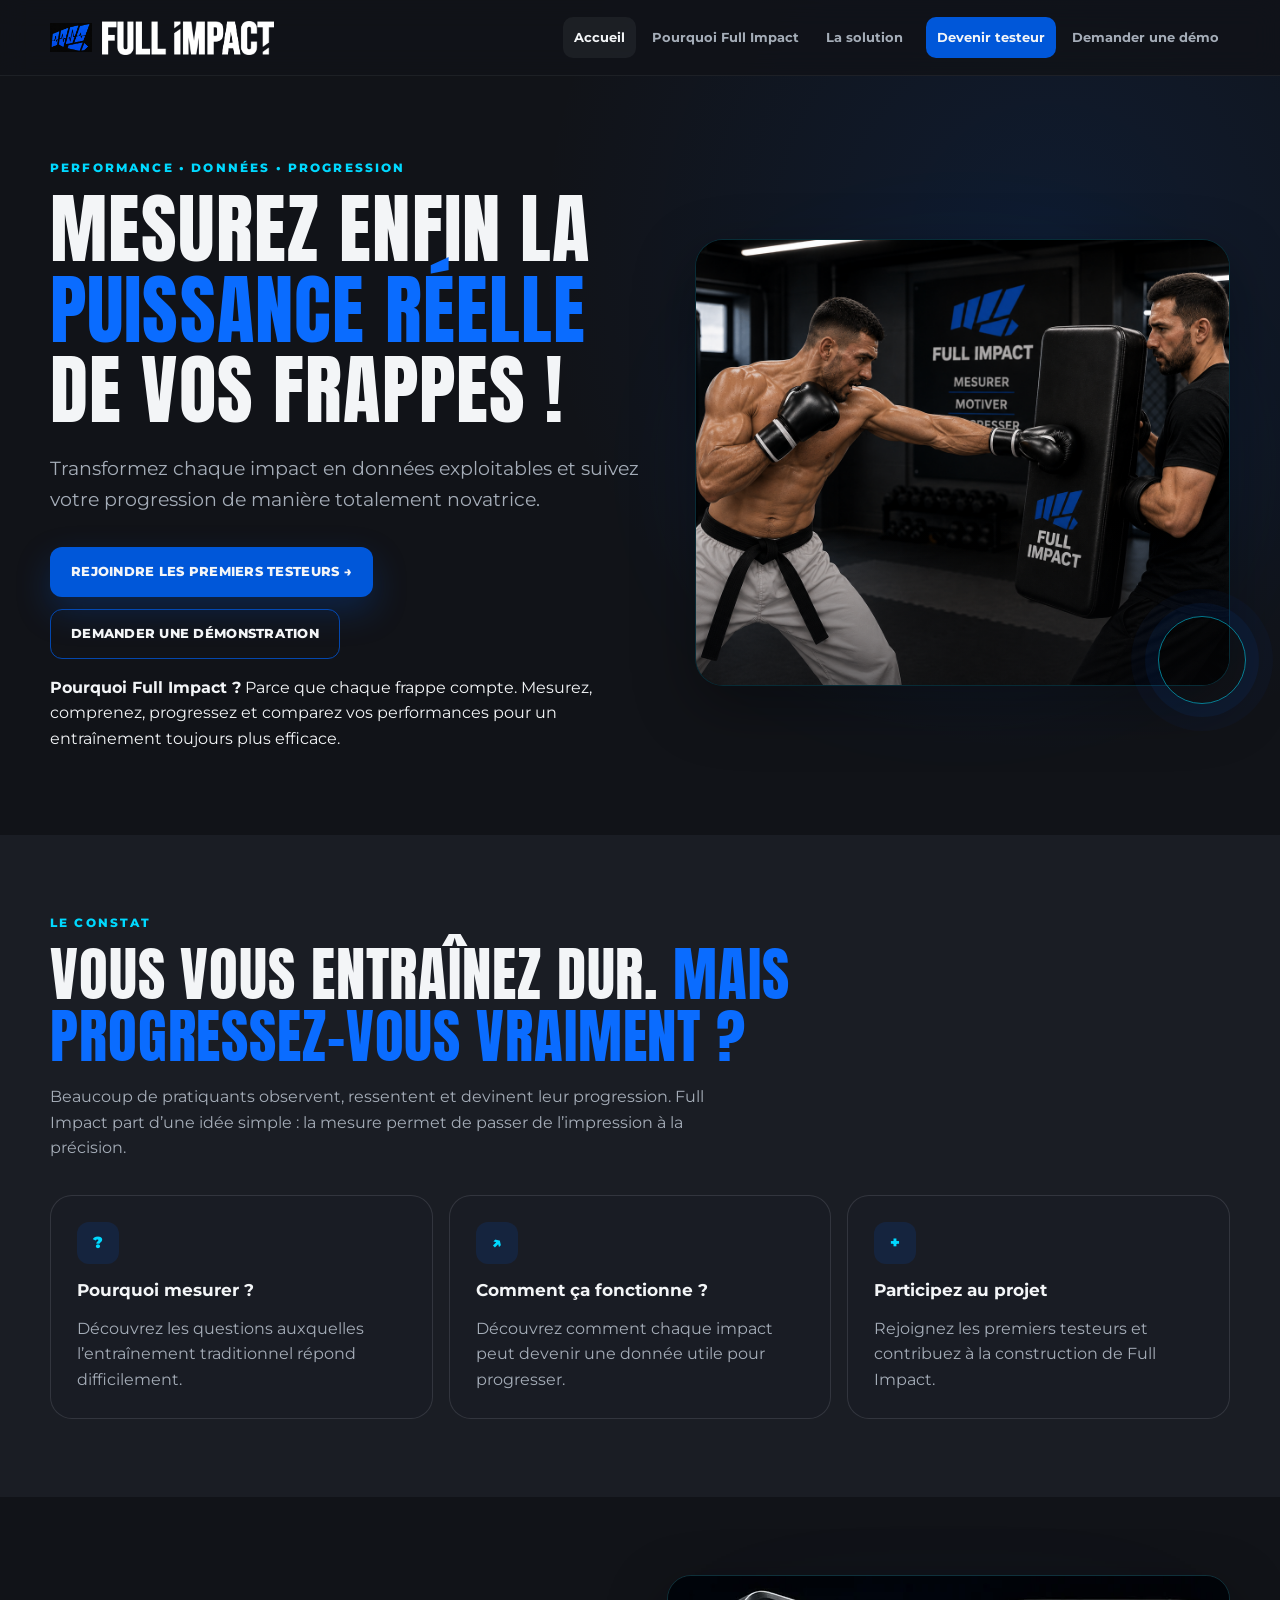
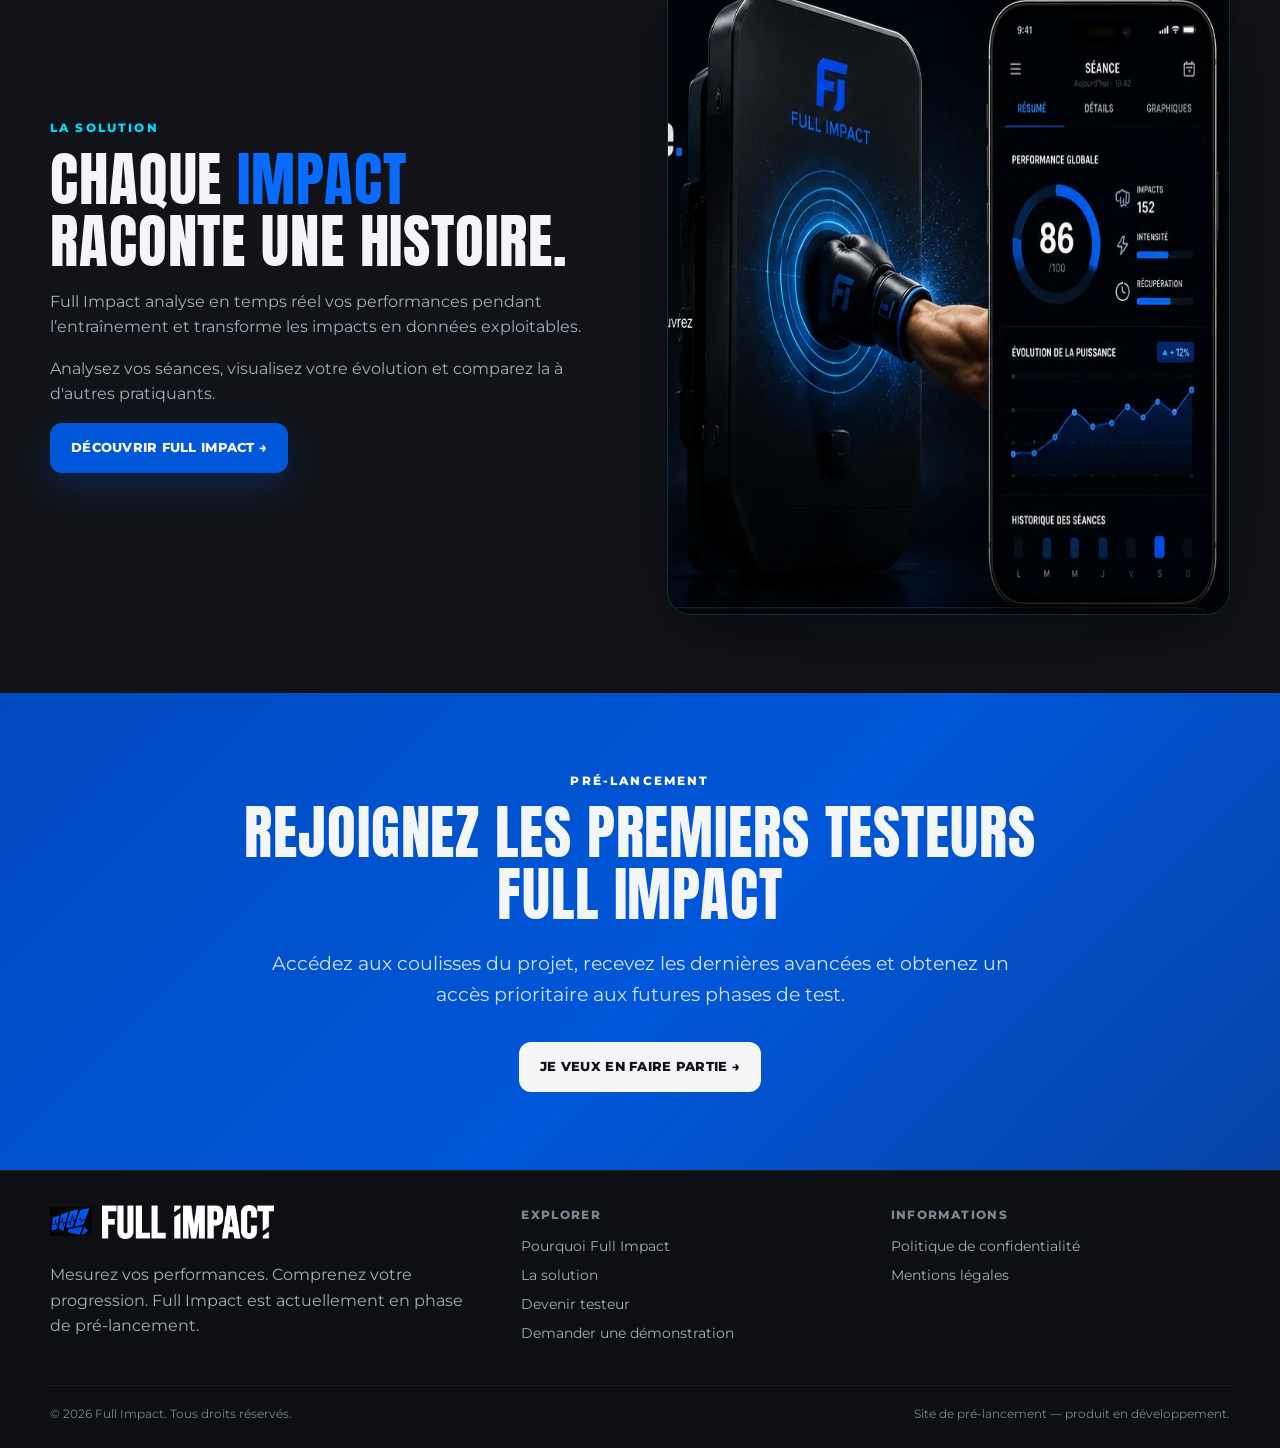
<file: index.html>
<!doctype html>
<html lang="fr">
<head>
  <meta charset="utf-8">
  <meta name="viewport" content="width=device-width, initial-scale=1">
  <title>Full Impact — Mesurez enfin la puissance réelle de vos frappes</title>
  <meta name="description" content="Full Impact transforme chaque impact en données exploitables pour aider les pratiquants de sports de combat à mesurer, comprendre et suivre leur progression.">
  <meta name="theme-color" content="#111318">
  <meta property="og:type" content="website">
  <meta property="og:title" content="Full Impact — Mesurez enfin la puissance réelle de vos frappes">
  <meta property="og:description" content="Full Impact transforme chaque impact en données exploitables pour aider les pratiquants de sports de combat à mesurer, comprendre et suivre leur progression.">
  <meta property="og:image" content="/assets/images/og-full-impact.webp">
  <meta name="twitter:card" content="summary_large_image">
  <link rel="icon" type="image/png" href="assets/images/full-impact-mark.png">
  <link rel="preconnect" href="https://fonts.googleapis.com">
  <link rel="preconnect" href="https://fonts.gstatic.com" crossorigin>
  <link href="https://fonts.googleapis.com/css2?family=Anton&family=Montserrat:wght@400;500;600;700;800&display=swap" rel="stylesheet">
  <link rel="stylesheet" href="assets/css/styles.css">
  <script defer src="assets/js/config.js"></script>
<script defer src="assets/js/main.js"></script>
</head>
<body>
  <a class="skip-link" href="#main">Aller au contenu</a>
<header class="site-header">
  <div class="container header-inner">
    <a class="brand" href="index.html" aria-label="Full Impact — Accueil">
      <img class="brand-mark" src="assets/images/full-impact-mark.png" alt="" width="42" height="34">
      <img class="brand-name" src="assets/images/FULL-IMPACT_texte.png" alt="FULL IMPACT" height="34">
    </a>
    <button class="menu-toggle" type="button" data-menu-toggle aria-expanded="false" aria-controls="main-nav" aria-label="Ouvrir le menu">Menu</button>
    <nav class="nav" id="main-nav" data-nav aria-label="Navigation principale">
      <a href="index.html" aria-current="page">Accueil</a><a href="probleme.html">Pourquoi Full Impact</a><a href="solution.html">La solution</a><a href="testeurs.html" class="nav-cta">Devenir testeur</a><a href="demonstration.html">Demander une démo</a>
    </nav>
  </div>
</header>
<main id="main">
  <section class="page-hero">
    <div class="container hero-grid">
      <div class="hero-copy reveal">
        <div class="eyebrow">Performance • Données • Progression</div>
        <h1>Mesurez enfin la <span class="accent">puissance réelle</span> de vos frappes !</h1>
        <p class="lead">Transformez chaque impact en données exploitables et suivez votre progression de manière totalement novatrice.</p>
        <div class="hero-actions">
          <a class="button primary" href="testeurs.html">Rejoindre les premiers testeurs →</a>
          <a class="button secondary" href="demonstration.html">Demander une démonstration</a>
        </div>
        <p class="hero-subtext reveal">
          <strong>Pourquoi Full Impact ?</strong> Parce que chaque frappe compte.
          Mesurez, comprenez, progressez et comparez vos performances pour un entraînement toujours plus efficace.
        </p>
      </div>
      <div class="hero-visual reveal">
        <div class="media-frame">
          <img src="assets/images/hero-impact.webp" alt="Pratiquant frappant un bouclier connecté Full Impact" width="690" height="445" fetchpriority="high">
        </div>
        <div class="data-ring" aria-hidden="true"></div>
      </div>
    </div>
  </section>

  <section class="section alt">
    <div class="container">
      <div class="section-heading reveal">
        <div class="eyebrow">Le constat</div>
        <h2>Vous vous entraînez dur. <span class="accent">Mais progressez-vous vraiment ?</span></h2>
        <p>Beaucoup de pratiquants observent, ressentent et devinent leur progression. Full Impact part d’une idée simple : la mesure permet de passer de l’impression à la précision.</p>
      </div>
      <div class="card-grid">
        <a class="card card-link reveal" href="probleme.html"><div class="icon">?</div><h3>Pourquoi mesurer ?</h3><p>Découvrez les questions auxquelles l’entraînement traditionnel répond difficilement.</p></a>
        <a class="card card-link reveal" href="solution.html"><div class="icon">↗</div><h3>Comment ça fonctionne ?</h3><p>Découvrez comment chaque impact peut devenir une donnée utile pour progresser.</p></a>
        <a class="card card-link reveal" href="testeurs.html"><div class="icon">+</div><h3>Participez au projet</h3><p>Rejoignez les premiers testeurs et contribuez à la construction de Full Impact.</p></a>
      </div>
    </div>
  </section>

  <section class="section">
    <div class="container split">
      <div class="split-copy reveal">
        <div class="eyebrow">La solution</div>
        <h2>Chaque <span class="accent">impact</span> raconte une histoire.</h2>
        <p>Full Impact analyse en temps réel vos performances pendant l’entraînement et transforme les impacts en données exploitables.</p>
        <p>Analysez vos séances, visualisez votre évolution et comparez la à d'autres pratiquants.</p>
        <a class="button primary" href="solution.html">Découvrir Full Impact →</a>
      </div>
      <div class="product-shot reveal">
        <img src="assets/images/solution-product.webp" alt="Concept du bouclier connecté Full Impact avec interface mobile" width="725" height="640" loading="lazy">
      </div>
    </div>
  </section>

  <section class="section blue-cut">
    <div class="narrow" style="text-align:center">
      <div class="eyebrow" style="color:#fff">Pré-lancement</div>
      <h2>Rejoignez les premiers testeurs Full Impact</h2>
      <p class="lead" style="margin-inline:auto;color:rgba(243,245,247,.88)">Accédez aux coulisses du projet, recevez les dernières avancées et obtenez un accès prioritaire aux futures phases de test.</p>
      <div class="hero-actions" style="justify-content:center"><a class="button" style="background:#F3F5F7;color:#111318" href="testeurs.html">Je veux en faire partie →</a></div>
    </div>
  </section>
</main>
  <footer class="site-footer">
    <div class="container">
      <div class="footer-grid">
        <div class="footer-brand">
          <a class="brand" href="index.html"><img class="brand-mark" src="assets/images/full-impact-mark.png" alt="" width="42" height="34"><img class="brand-name" src="assets/images/FULL-IMPACT_texte.png" alt="FULL IMPACT" height="34"></a>
          <p>Mesurez vos performances. Comprenez votre progression. Full Impact est actuellement en phase de pré-lancement.</p>
        </div>
        <div>
          <div class="footer-title">Explorer</div>
          <div class="footer-links">
            <a href="probleme.html">Pourquoi Full Impact</a>
            <a href="solution.html">La solution</a>
            <a href="testeurs.html">Devenir testeur</a>
            <a href="demonstration.html">Demander une démonstration</a>
          </div>
        </div>
        <div>
          <div class="footer-title">Informations</div>
          <div class="footer-links">
            <a href="confidentialite.html">Politique de confidentialité</a>
            <a href="mentions-legales.html">Mentions légales</a>
          </div>
        </div>
      </div>
      <div class="footer-bottom">
        <span>© <span data-year></span> Full Impact. Tous droits réservés.</span>
        <span>Site de pré-lancement — produit en développement.</span>
      </div>
    </div>
  </footer>
</body>
</html>
</file>
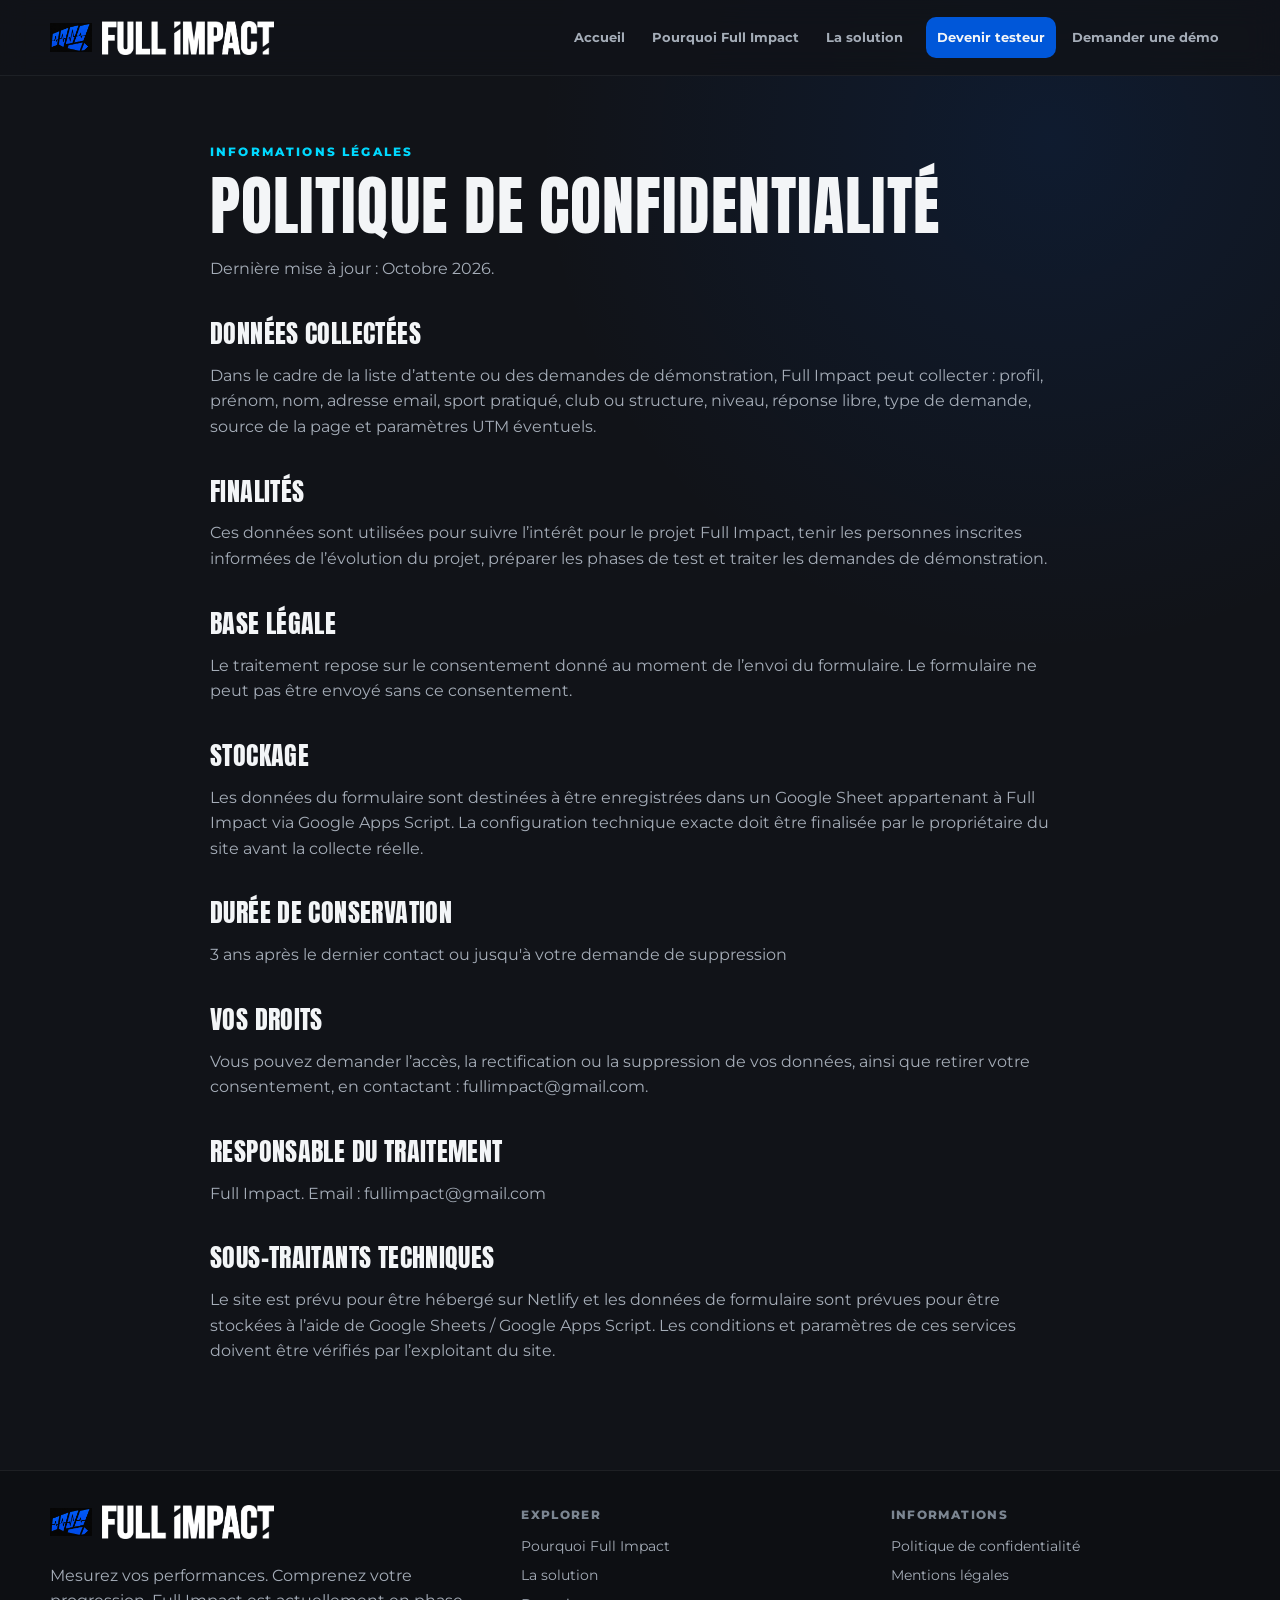
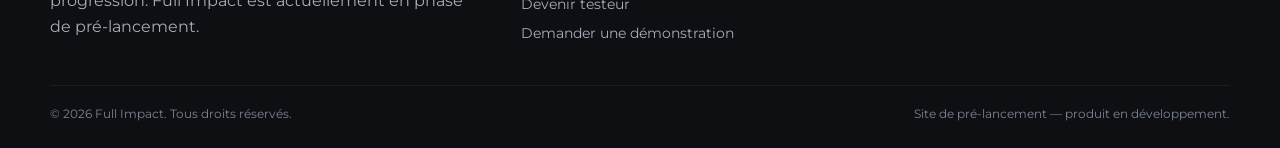
<file: confidentialite.html>
<!doctype html>
<html lang="fr">
<head>
  <meta charset="utf-8">
  <meta name="viewport" content="width=device-width, initial-scale=1">
  <title>Politique de confidentialité — Full Impact</title>
  <meta name="description" content="Politique de confidentialité du site de pré-lancement Full Impact.">
  <meta name="theme-color" content="#111318">
  <meta property="og:type" content="website">
  <meta property="og:title" content="Politique de confidentialité — Full Impact">
  <meta property="og:description" content="Politique de confidentialité du site de pré-lancement Full Impact.">
  <meta property="og:image" content="/assets/images/og-full-impact.webp">
  <meta name="twitter:card" content="summary_large_image">
  <link rel="icon" type="image/png" href="assets/images/full-impact-mark.png">
  <link rel="preconnect" href="https://fonts.googleapis.com">
  <link rel="preconnect" href="https://fonts.gstatic.com" crossorigin>
  <link href="https://fonts.googleapis.com/css2?family=Anton&family=Montserrat:wght@400;500;600;700;800&display=swap" rel="stylesheet">
  <link rel="stylesheet" href="assets/css/styles.css">
  <script defer src="assets/js/config.js"></script>
  <script defer src="assets/js/main.js"></script>
</head>
<body>
  <a class="skip-link" href="#main">Aller au contenu</a>
  <header class="site-header">
    <div class="container header-inner">
      <a class="brand" href="index.html" aria-label="Full Impact — Accueil">
        <img class="brand-mark" src="assets/images/full-impact-mark.png" alt="" width="42" height="34">
        <img class="brand-name" src="assets/images/FULL-IMPACT_texte.png" alt="FULL IMPACT" height="34">
      </a>
      <button class="menu-toggle" type="button" data-menu-toggle aria-expanded="false" aria-controls="main-nav" aria-label="Ouvrir le menu">Menu</button>
      <nav class="nav" id="main-nav" data-nav aria-label="Navigation principale">
        <a href="index.html">Accueil</a>
        <a href="probleme.html">Pourquoi Full Impact</a>
        <a href="solution.html">La solution</a>
        <a href="testeurs.html" class="nav-cta">Devenir testeur</a>
        <a href="demonstration.html">Demander une démo</a>
      </nav>
    </div>
  </header>
  <main id="main" class="legal">
    <div class="narrow">
      <div class="eyebrow">Informations légales</div>
      <h1>Politique de confidentialité</h1>
      <p>Dernière mise à jour : Octobre 2026.</p>
      <h2>Données collectées</h2>
      <p>Dans le cadre de la liste d’attente ou des demandes de démonstration, Full Impact peut collecter : profil, prénom, nom, adresse email, sport pratiqué, club ou structure, niveau, réponse libre, type de demande, source de la page et paramètres UTM éventuels.</p>
      <h2>Finalités</h2>
      <p>Ces données sont utilisées pour suivre l’intérêt pour le projet Full Impact, tenir les personnes inscrites informées de l’évolution du projet, préparer les phases de test et traiter les demandes de démonstration.</p>
      <h2>Base légale</h2>
      <p>Le traitement repose sur le consentement donné au moment de l’envoi du formulaire. Le formulaire ne peut pas être envoyé sans ce consentement.</p>
      <h2>Stockage</h2>
      <p>Les données du formulaire sont destinées à être enregistrées dans un Google Sheet appartenant à Full Impact via Google Apps Script. La configuration technique exacte doit être finalisée par le propriétaire du site avant la collecte réelle.</p>
      <h2>Durée de conservation</h2>
      <p>3 ans après le dernier contact ou jusqu'à votre demande de suppression</p>
      <h2>Vos droits</h2>
      <p>Vous pouvez demander l’accès, la rectification ou la suppression de vos données, ainsi que retirer votre consentement, en contactant : fullimpact@gmail.com.</p>
      <h2>Responsable du traitement</h2>
      <p>Full Impact. Email : fullimpact@gmail.com </p>
      <h2>Sous-traitants techniques</h2>
      <p>Le site est prévu pour être hébergé sur Netlify et les données de formulaire sont prévues pour être stockées à l’aide de Google Sheets / Google Apps Script. Les conditions et paramètres de ces services doivent être vérifiés par l’exploitant du site.</p>
    </div>
  </main>
  <footer class="site-footer">
    <div class="container">
      <div class="footer-grid">
        <div class="footer-brand">
          <a class="brand" href="index.html">
            <img class="brand-mark" src="assets/images/full-impact-mark.png" alt="" width="42" height="34">
            <img class="brand-name" src="assets/images/FULL-IMPACT_texte.png" alt="FULL IMPACT" height="34">
          </a>
          <p>Mesurez vos performances. Comprenez votre progression. Full Impact est actuellement en phase de pré-lancement.</p>
        </div>
        <div>
          <div class="footer-title">Explorer</div>
          <div class="footer-links">
            <a href="probleme.html">Pourquoi Full Impact</a>
            <a href="solution.html">La solution</a>
            <a href="testeurs.html">Devenir testeur</a>
            <a href="demonstration.html">Demander une démonstration</a>
          </div>
        </div>
        <div>
          <div class="footer-title">Informations</div>
          <div class="footer-links">
            <a href="confidentialite.html">Politique de confidentialité</a>
            <a href="mentions-legales.html">Mentions légales</a>
          </div>
        </div>
      </div>
      <div class="footer-bottom">
        <span>© <span data-year></span> Full Impact. Tous droits réservés.</span>
        <span>Site de pré-lancement — produit en développement.</span>
      </div>
    </div>
  </footer>
</body>
</html>
</file>
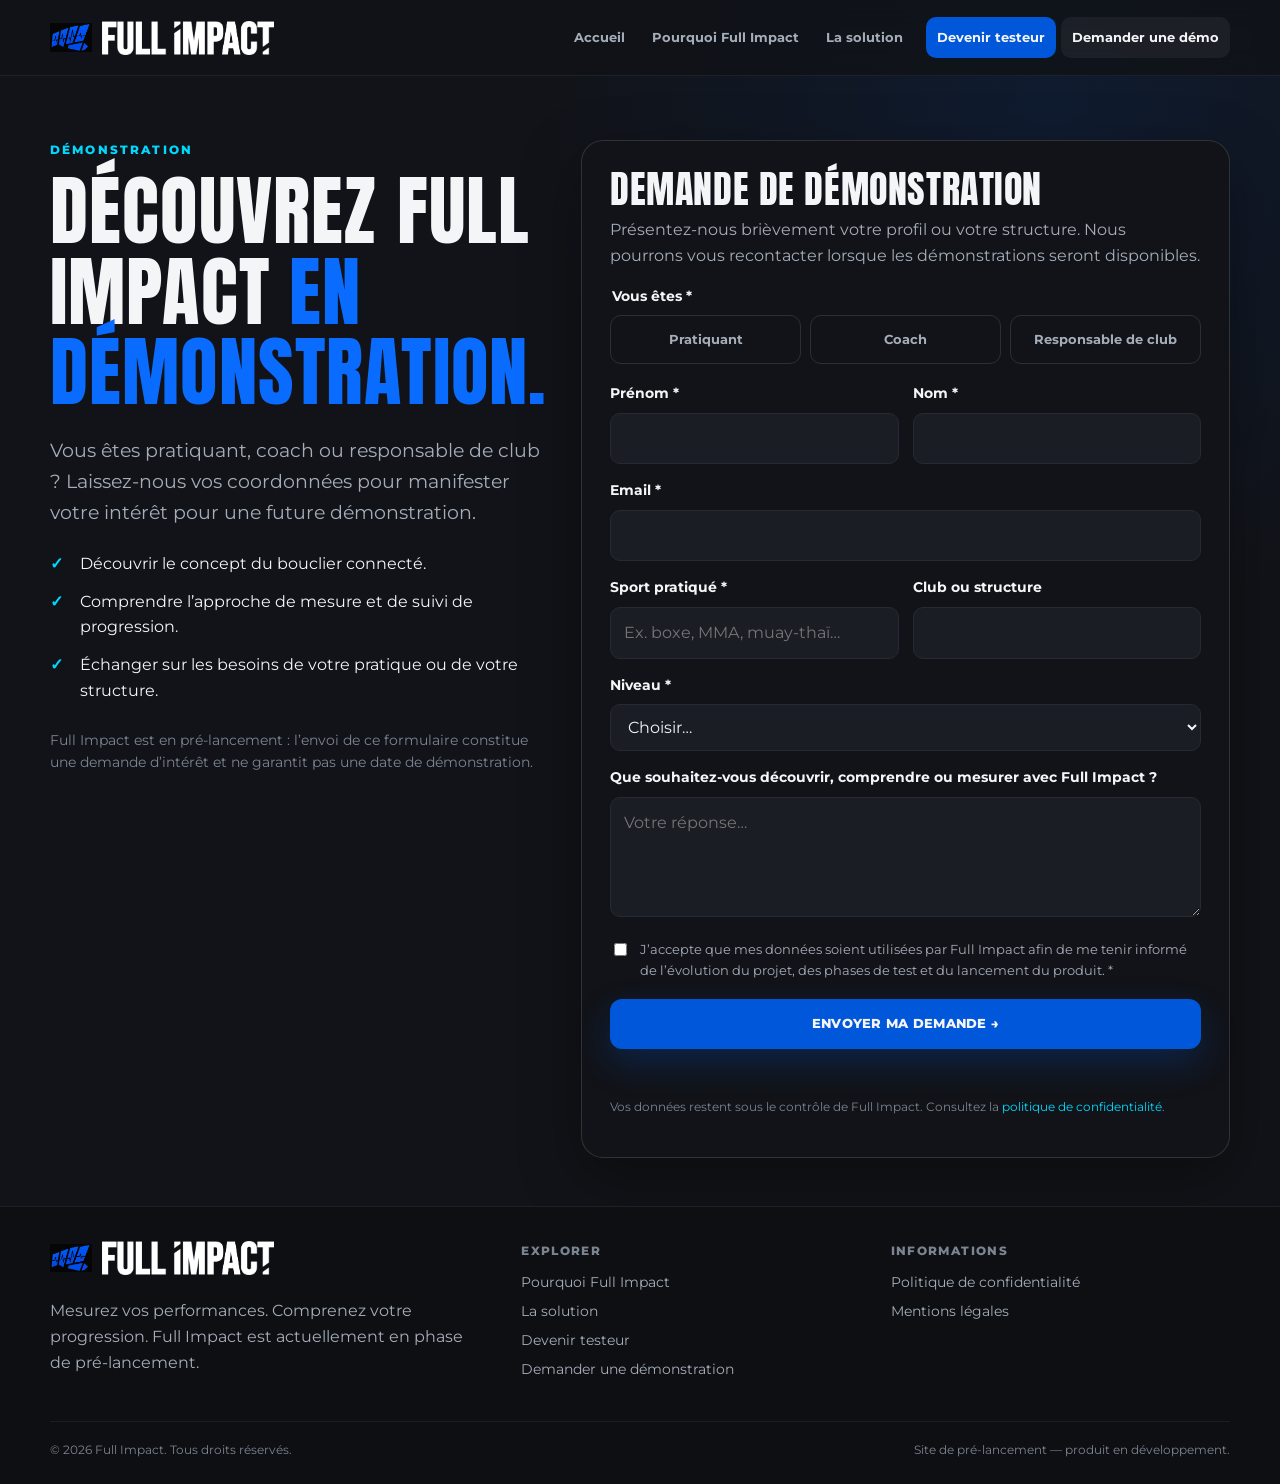
<file: demonstration.html>
<!doctype html>
<html lang="fr">
<head>
  <meta charset="utf-8">
  <meta name="viewport" content="width=device-width, initial-scale=1">
  <title>Demander une démonstration Full Impact</title>
  <meta name="description" content="Demandez une démonstration du concept Full Impact pour votre pratique, votre coaching ou votre club.">
  <meta name="theme-color" content="#111318">
  <meta property="og:type" content="website">
  <meta property="og:title" content="Demander une démonstration Full Impact">
  <meta property="og:description" content="Demandez une démonstration du concept Full Impact pour votre pratique, votre coaching ou votre club.">
  <meta property="og:image" content="/assets/images/og-full-impact.webp">
  <meta name="twitter:card" content="summary_large_image">
  <link rel="icon" type="image/png" href="assets/images/full-impact-mark.png">
  <link rel="preconnect" href="https://fonts.googleapis.com">
  <link rel="preconnect" href="https://fonts.gstatic.com" crossorigin>
  <link href="https://fonts.googleapis.com/css2?family=Anton&family=Montserrat:wght@400;500;600;700;800&display=swap" rel="stylesheet">
  <link rel="stylesheet" href="assets/css/styles.css">
  <script defer src="assets/js/config.js"></script>
<script defer src="assets/js/main.js"></script>
<script defer src="assets/js/form.js"></script>
</head>
<body>
  <a class="skip-link" href="#main">Aller au contenu</a>
<header class="site-header">
  <div class="container header-inner">
    <a class="brand" href="index.html" aria-label="Full Impact — Accueil">
      <img class="brand-mark" src="assets/images/full-impact-mark.png" alt="" width="42" height="34">
      <img class="brand-name" src="assets/images/FULL-IMPACT_texte.png" alt="FULL IMPACT" height="34">
    </a>
    <button class="menu-toggle" type="button" data-menu-toggle aria-expanded="false" aria-controls="main-nav" aria-label="Ouvrir le menu">Menu</button>
    <nav class="nav" id="main-nav" data-nav aria-label="Navigation principale">
      <a href="index.html">Accueil</a><a href="probleme.html">Pourquoi Full Impact</a><a href="solution.html">La solution</a><a href="testeurs.html" class="nav-cta">Devenir testeur</a><a href="demonstration.html" aria-current="page">Demander une démo</a>
    </nav>
  </div>
</header>
<main id="main">
  <section class="page-hero compact">
    <div class="container form-layout">
      <div class="reveal">
        <div class="eyebrow">Démonstration</div>
        <h1 style="font-size:clamp(3rem,6vw,5.7rem)">Découvrez Full Impact <span class="accent">en démonstration.</span></h1>
        <p class="lead">Vous êtes pratiquant, coach ou responsable de club ? Laissez-nous vos coordonnées pour manifester votre intérêt pour une future démonstration.</p>
        <ul class="check-list">
          <li>Découvrir le concept du bouclier connecté.</li>
          <li>Comprendre l’approche de mesure et de suivi de progression.</li>
          <li>Échanger sur les besoins de votre pratique ou de votre structure.</li>
        </ul>
        <p style="color:var(--faint);font-size:.86rem;margin-top:26px">Full Impact est en pré-lancement : l’envoi de ce formulaire constitue une demande d’intérêt et ne garantit pas une date de démonstration.</p>
      </div>
      <div class="reveal">
<form class="form-card" data-full-impact-form novalidate>
  <h2>Demande de démonstration</h2>
  <p class="form-intro">Présentez-nous brièvement votre profil ou votre structure. Nous pourrons vous recontacter lorsque les démonstrations seront disponibles.</p>
  <input type="hidden" name="type_de_demande" value="demonstration">
  <input type="hidden" name="source_page" value="">
  <input type="hidden" name="utm_source" value="">
  <input type="hidden" name="utm_medium" value="">
  <input type="hidden" name="utm_campaign" value="">
  <div class="honeypot" aria-hidden="true"><label>Ne pas remplir ce champ<input type="text" name="website" tabindex="-1" autocomplete="off"></label></div>

  <fieldset class="fieldset">
    <legend>Vous êtes *</legend>
    <div class="radio-row">
      <label class="radio-card"><input required type="radio" name="profil" value="Pratiquant"><span>Pratiquant</span></label>
      <label class="radio-card"><input required type="radio" name="profil" value="Coach"><span>Coach</span></label>
      <label class="radio-card"><input required type="radio" name="profil" value="Responsable de club"><span>Responsable de club</span></label>
    </div>
  </fieldset>

  <div class="field-grid">
    <div class="field"><label class="field-label" for="prenom-demonstration">Prénom *</label><input class="input" id="prenom-demonstration" name="prenom" type="text" autocomplete="given-name" required maxlength="80"></div>
    <div class="field"><label class="field-label" for="nom-demonstration">Nom *</label><input class="input" id="nom-demonstration" name="nom" type="text" autocomplete="family-name" required maxlength="80"></div>
  </div>
  <div class="field"><label class="field-label" for="email-demonstration">Email *</label><input class="input" id="email-demonstration" name="email" type="email" autocomplete="email" required maxlength="160"></div>
  <div class="field-grid">
    <div class="field"><label class="field-label" for="sport-demonstration">Sport pratiqué *</label><input class="input" id="sport-demonstration" name="sport" type="text" required maxlength="100" placeholder="Ex. boxe, MMA, muay-thaï…"></div>
    <div class="field"><label class="field-label" for="club-demonstration">Club ou structure</label><input class="input" id="club-demonstration" name="club" type="text" maxlength="150"></div>
  </div>
  <div class="field"><label class="field-label" for="niveau-demonstration">Niveau *</label><select class="select" id="niveau-demonstration" name="niveau" required><option value="">Choisir…</option><option>Débutant</option><option>Intermédiaire</option><option>Confirmé</option><option>Compétiteur</option><option>Coach</option></select></div>
  <div class="field"><label class="field-label" for="question-demonstration">Que souhaitez-vous découvrir, comprendre ou mesurer avec Full Impact ?</label><textarea class="textarea" id="question-demonstration" name="question" maxlength="1500" placeholder="Votre réponse…"></textarea></div>
  <label class="checkbox"><input type="checkbox" name="consentement" value="oui" required><span>J’accepte que mes données soient utilisées par Full Impact afin de me tenir informé de l’évolution du projet, des phases de test et du lancement du produit. *</span></label>
  <div style="margin-top:18px"><button class="button primary full" type="submit">Envoyer ma demande →</button></div>
  <div class="form-status" data-form-status role="status" aria-live="polite"></div>
  <p class="form-note">Vos données restent sous le contrôle de Full Impact. Consultez la <a href="confidentialite.html" style="color:var(--cyan)">politique de confidentialité</a>.</p>
  <noscript><p class="form-status error">JavaScript est nécessaire pour envoyer ce formulaire.</p></noscript>
</form>
</div>
    </div>
  </section>
</main>
  <footer class="site-footer">
    <div class="container">
      <div class="footer-grid">
        <div class="footer-brand">
          <a class="brand" href="index.html"><img class="brand-mark" src="assets/images/full-impact-mark.png" alt="" width="42" height="34"><img class="brand-name" src="assets/images/FULL-IMPACT_texte.png" alt="FULL IMPACT" height="34"></a>
          <p>Mesurez vos performances. Comprenez votre progression. Full Impact est actuellement en phase de pré-lancement.</p>
        </div>
        <div>
          <div class="footer-title">Explorer</div>
          <div class="footer-links">
            <a href="probleme.html">Pourquoi Full Impact</a>
            <a href="solution.html">La solution</a>
            <a href="testeurs.html">Devenir testeur</a>
            <a href="demonstration.html">Demander une démonstration</a>
          </div>
        </div>
        <div>
          <div class="footer-title">Informations</div>
          <div class="footer-links">
            <a href="confidentialite.html">Politique de confidentialité</a>
            <a href="mentions-legales.html">Mentions légales</a>
          </div>
        </div>
      </div>
      <div class="footer-bottom">
        <span>© <span data-year></span> Full Impact. Tous droits réservés.</span>
        <span>Site de pré-lancement — produit en développement.</span>
      </div>
    </div>
  </footer>
</body>
</html>
</file>
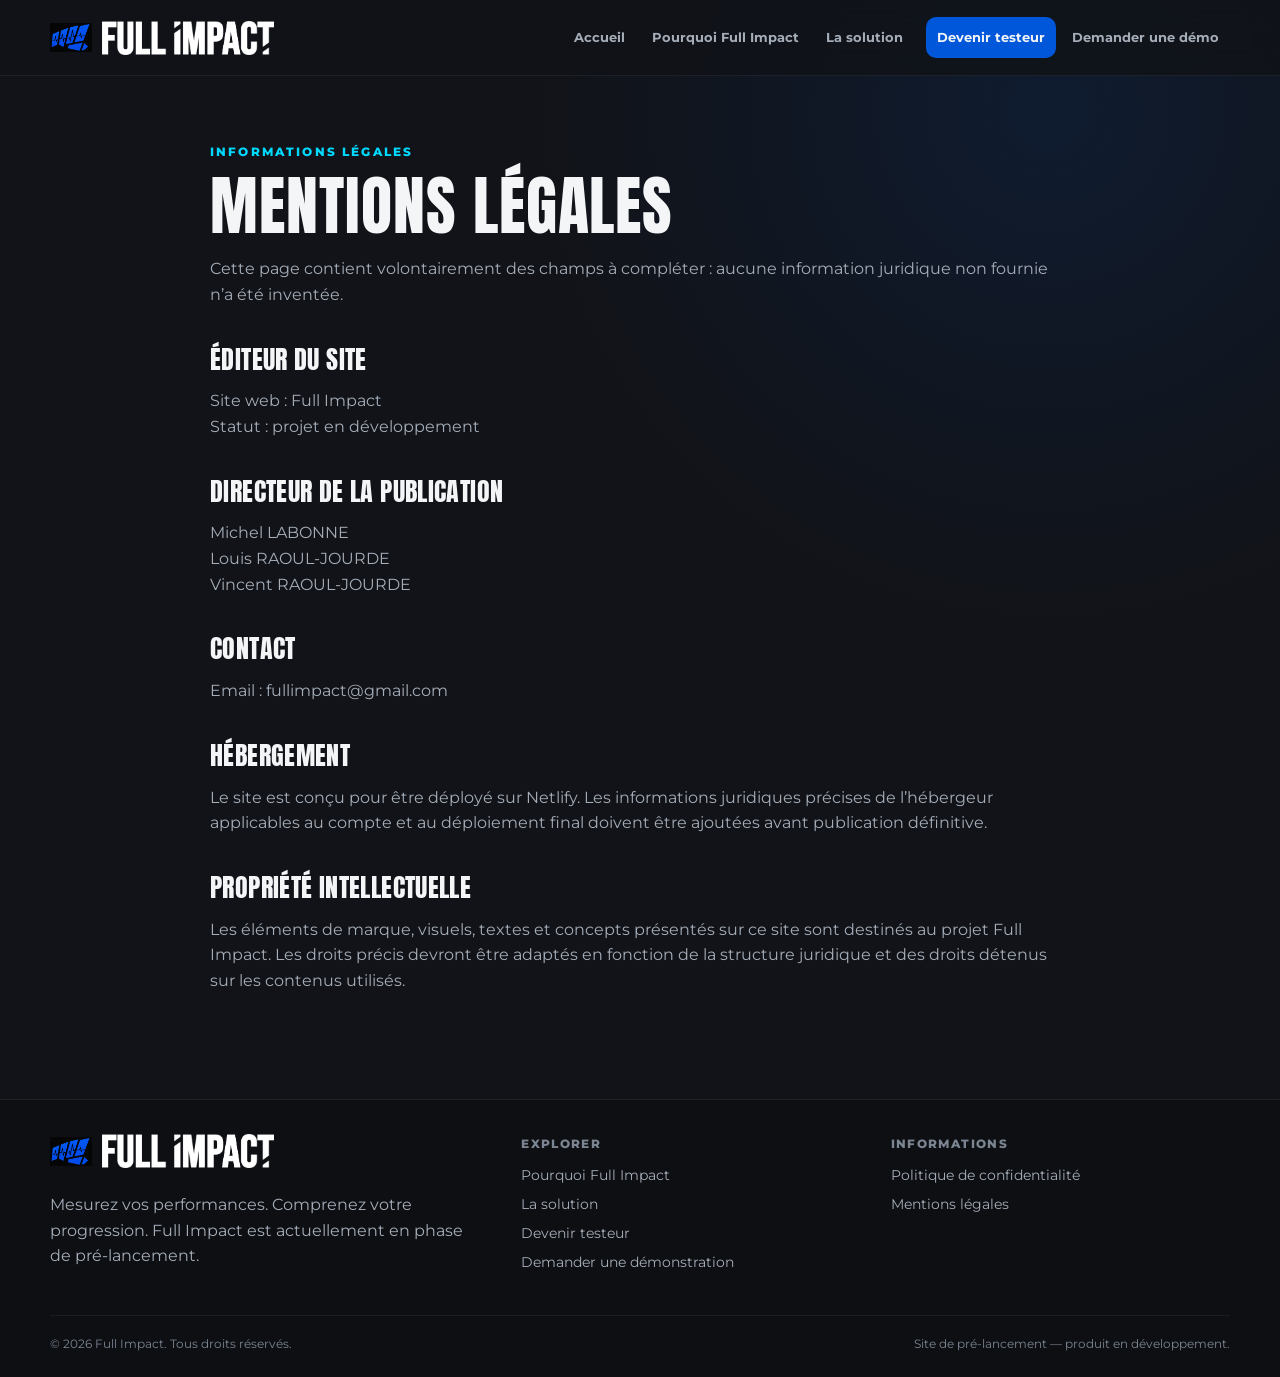
<file: mentions-legales.html>
<!doctype html>
<html lang="fr">
<head>
  <meta charset="utf-8">
  <meta name="viewport" content="width=device-width, initial-scale=1">
  <title>Mentions légales — Full Impact</title>
  <meta name="description" content="Mentions légales du site Full Impact.">
  <meta name="theme-color" content="#111318">
  <meta property="og:type" content="website">
  <meta property="og:title" content="Mentions légales — Full Impact">
  <meta property="og:description" content="Mentions légales du site Full Impact.">
  <meta property="og:image" content="/assets/images/og-full-impact.webp">
  <meta name="twitter:card" content="summary_large_image">
  <link rel="icon" type="image/png" href="assets/images/full-impact-mark.png">
  <link rel="preconnect" href="https://fonts.googleapis.com">
  <link rel="preconnect" href="https://fonts.gstatic.com" crossorigin>
  <link href="https://fonts.googleapis.com/css2?family=Anton&family=Montserrat:wght@400;500;600;700;800&display=swap" rel="stylesheet">
  <link rel="stylesheet" href="assets/css/styles.css">
  <script defer src="assets/js/config.js"></script>
<script defer src="assets/js/main.js"></script>
</head>
<body>
  <a class="skip-link" href="#main">Aller au contenu</a>
<header class="site-header">
  <div class="container header-inner">
    <a class="brand" href="index.html" aria-label="Full Impact — Accueil">
      <img class="brand-mark" src="assets/images/full-impact-mark.png" alt="" width="42" height="34">
      <img class="brand-name" src="assets/images/FULL-IMPACT_texte.png" alt="FULL IMPACT" height="34">
    </a>
    <button class="menu-toggle" type="button" data-menu-toggle aria-expanded="false" aria-controls="main-nav" aria-label="Ouvrir le menu">Menu</button>
    <nav class="nav" id="main-nav" data-nav aria-label="Navigation principale">
      <a href="index.html">Accueil</a><a href="probleme.html">Pourquoi Full Impact</a><a href="solution.html">La solution</a><a href="testeurs.html" class="nav-cta">Devenir testeur</a><a href="demonstration.html">Demander une démo</a>
    </nav>
  </div>
</header>
<main id="main" class="legal">
  <div class="narrow">
    <div class="eyebrow">Informations légales</div>
    <h1>Mentions légales</h1>
    <p>Cette page contient volontairement des champs à compléter : aucune information juridique non fournie n’a été inventée.</p>
    <h2>Éditeur du site</h2>
    <p>Site web : Full Impact <br>Statut : projet en développement </p>
    <h2>Directeur de la publication</h2>
    <p>Michel LABONNE <br> Louis RAOUL-JOURDE <br> Vincent RAOUL-JOURDE </p>
    <h2>Contact</h2>
    <p>Email : fullimpact@gmail.com </p>
    <h2>Hébergement</h2>
    <p>Le site est conçu pour être déployé sur Netlify. Les informations juridiques précises de l’hébergeur applicables au compte et au déploiement final doivent être ajoutées avant publication définitive.</p>
    <h2>Propriété intellectuelle</h2>
    <p>Les éléments de marque, visuels, textes et concepts présentés sur ce site sont destinés au projet Full Impact. Les droits précis devront être adaptés en fonction de la structure juridique et des droits détenus sur les contenus utilisés.</p>
  </div>
</main>
  <footer class="site-footer">
    <div class="container">
      <div class="footer-grid">
        <div class="footer-brand">
          <a class="brand" href="index.html"><img class="brand-mark" src="assets/images/full-impact-mark.png" alt="" width="42" height="34"><img class="brand-name" src="assets/images/FULL-IMPACT_texte.png" alt="FULL IMPACT" height="34"></a>
          <p>Mesurez vos performances. Comprenez votre progression. Full Impact est actuellement en phase de pré-lancement.</p>
        </div>
        <div>
          <div class="footer-title">Explorer</div>
          <div class="footer-links">
            <a href="probleme.html">Pourquoi Full Impact</a>
            <a href="solution.html">La solution</a>
            <a href="testeurs.html">Devenir testeur</a>
            <a href="demonstration.html">Demander une démonstration</a>
          </div>
        </div>
        <div>
          <div class="footer-title">Informations</div>
          <div class="footer-links">
            <a href="confidentialite.html">Politique de confidentialité</a>
            <a href="mentions-legales.html">Mentions légales</a>
          </div>
        </div>
      </div>
      <div class="footer-bottom">
        <span>© <span data-year></span> Full Impact. Tous droits réservés.</span>
        <span>Site de pré-lancement — produit en développement.</span>
      </div>
    </div>
  </footer>
</body>
</html>
</file>
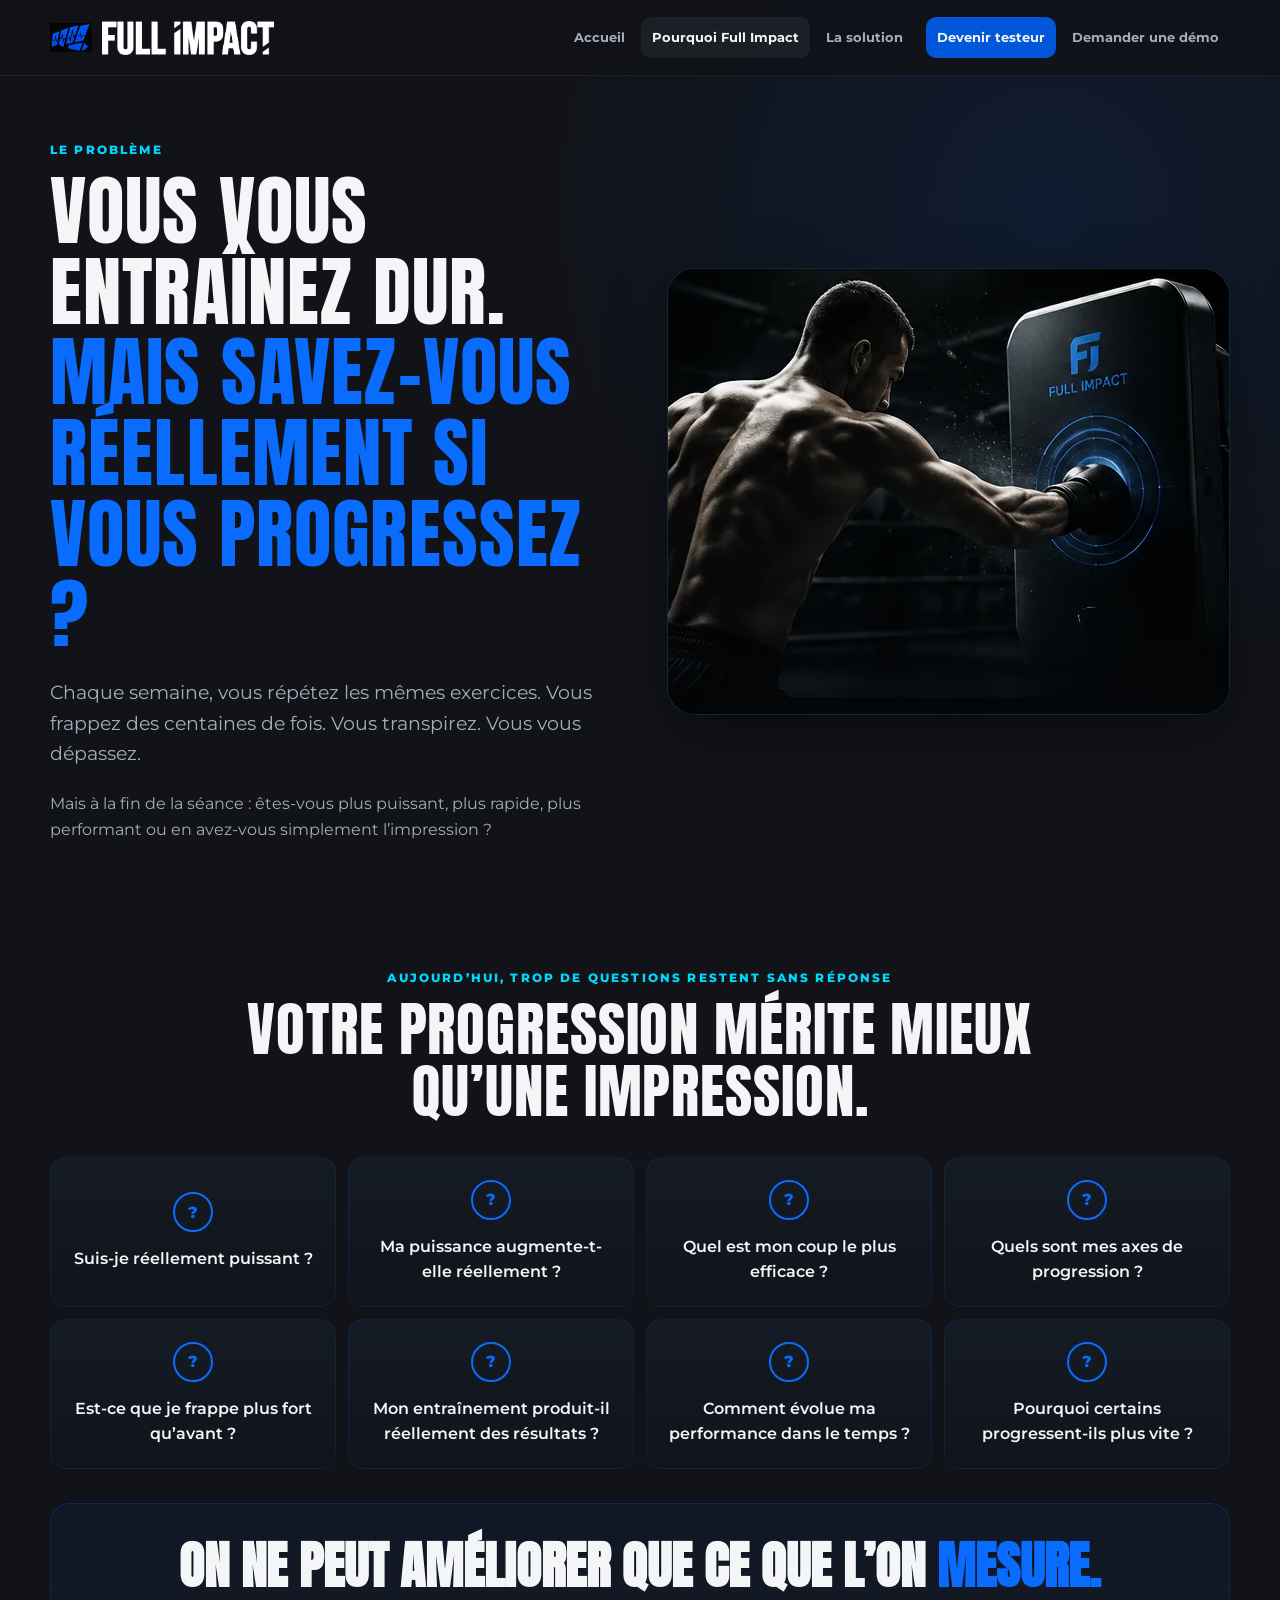
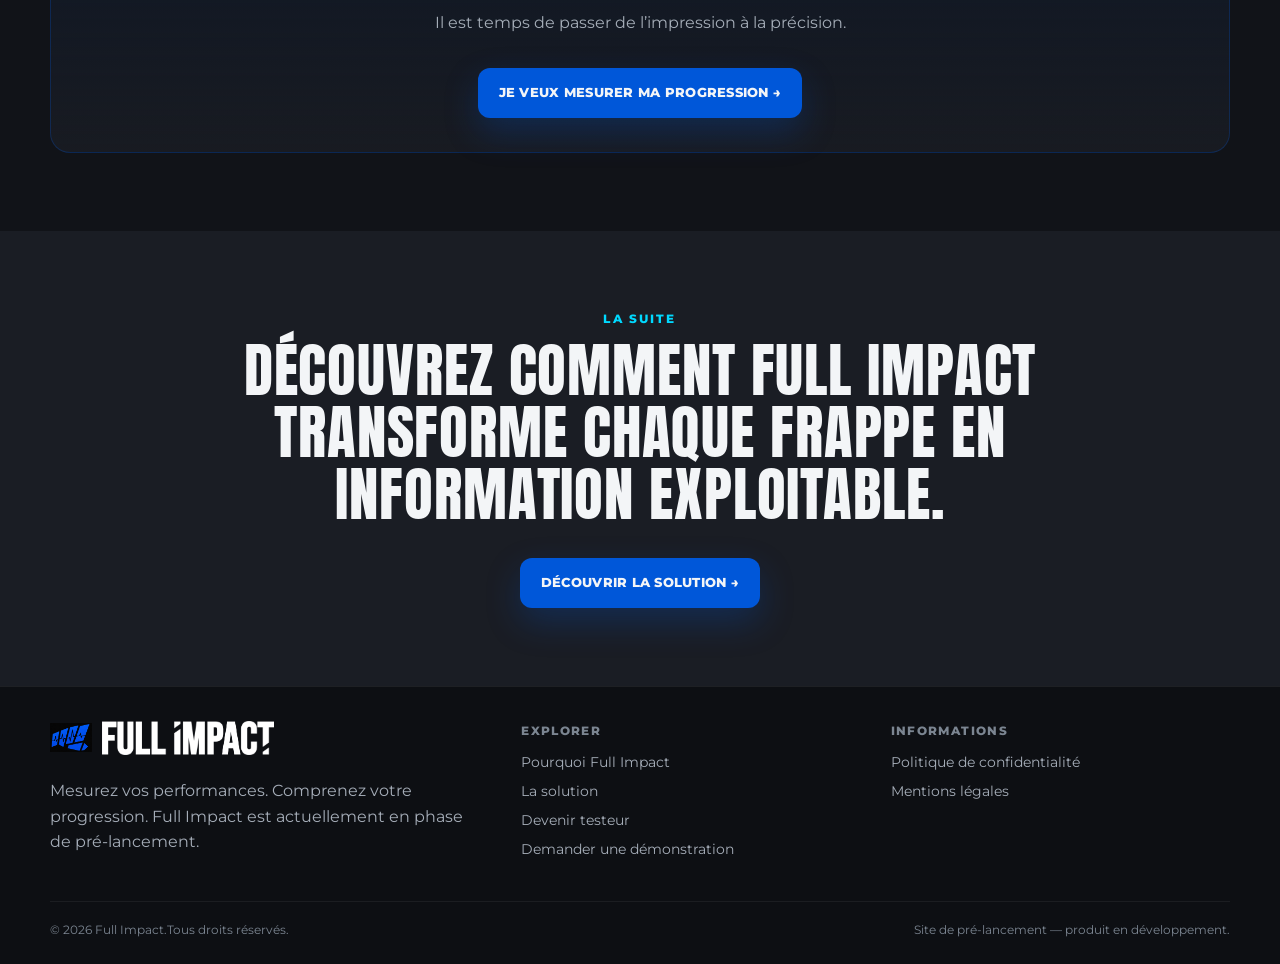
<file: probleme.html>
<!doctype html>
<html lang="fr">
<head>
  <meta charset="utf-8">
  <meta name="viewport" content="width=device-width, initial-scale=1">
  <title>Pourquoi Full Impact — Passez de l’impression à la précision</title>
  <meta name="description" content="Pourquoi mesurer la puissance et la progression en sports de combat ? Full Impact aide à transformer le ressenti en données objectives.">
  <meta name="theme-color" content="#111318">
  <meta property="og:type" content="website">
  <meta property="og:title" content="Pourquoi Full Impact — Passez de l’impression à la précision">
  <meta property="og:description" content="Pourquoi mesurer la puissance et la progression en sports de combat ? Full Impact aide à transformer le ressenti en données objectives.">
  <meta property="og:image" content="/assets/images/og-full-impact.webp">
  <meta name="twitter:card" content="summary_large_image">
  <link rel="icon" type="image/png" href="assets/images/full-impact-mark.png">
  <link rel="preconnect" href="https://fonts.googleapis.com">
  <link rel="preconnect" href="https://fonts.gstatic.com" crossorigin>
  <link href="https://fonts.googleapis.com/css2?family=Anton&family=Montserrat:wght@400;500;600;700;800&display=swap" rel="stylesheet">
  <link rel="stylesheet" href="assets/css/styles.css">
  <script defer src="assets/js/config.js"></script>
<script defer src="assets/js/main.js"></script>
</head>
<body>
  <a class="skip-link" href="#main">Aller au contenu</a>
<header class="site-header">
  <div class="container header-inner">
    <a class="brand" href="index.html" aria-label="Full Impact — Accueil">
      <img class="brand-mark" src="assets/images/full-impact-mark.png" alt="" width="42" height="34">
      <img class="brand-name" src="assets/images/FULL-IMPACT_texte.png" alt="FULL IMPACT" height="34">
    </a>
    <button class="menu-toggle" type="button" data-menu-toggle aria-expanded="false" aria-controls="main-nav" aria-label="Ouvrir le menu">Menu</button>
    <nav class="nav" id="main-nav" data-nav aria-label="Navigation principale">
      <a href="index.html">Accueil</a><a href="probleme.html" aria-current="page">Pourquoi Full Impact</a><a href="solution.html">La solution</a><a href="testeurs.html" class="nav-cta">Devenir testeur</a><a href="demonstration.html">Demander une démo</a>
    </nav>
  </div>
</header>
<main id="main">
  <section class="page-hero compact alt">
    <div class="container split">
      <div class="split-copy reveal">
        <div class="eyebrow">Le problème</div>
        <h1 style="font-size:clamp(3rem,6vw,5.8rem)">Vous vous entraînez dur. <span class="accent">Mais savez-vous réellement si vous progressez ?</span></h1>
        <p class="lead">Chaque semaine, vous répétez les mêmes exercices. Vous frappez des centaines de fois. Vous transpirez. Vous vous dépassez.</p>
        <p class="lead" style="font-size:1rem">Mais à la fin de la séance : êtes-vous plus puissant, plus rapide, plus performant ou en avez-vous simplement l’impression ?</p>
      </div>
      <div class="media-frame reveal">
        <img src="assets/images/problem-impact.webp" alt="Pratiquant face à un bouclier Full Impact" width="720" height="445">
      </div>
    </div>
  </section>

  <section class="section">
    <div class="container">
      <div class="section-heading reveal" style="text-align:center;margin-inline:auto">
        <div class="eyebrow">Aujourd’hui, trop de questions restent sans réponse</div>
        <h2>Votre progression mérite mieux qu’une impression.</h2>
      </div>
      <div class="question-grid">
        <div class="question reveal"><div class="q">?</div><p>Suis-je réellement puissant ?</p></div>
        <div class="question reveal"><div class="q">?</div><p>Ma puissance augmente-t-elle réellement ?</p></div>
        <div class="question reveal"><div class="q">?</div><p>Quel est mon coup le plus efficace ?</p></div>
        <div class="question reveal"><div class="q">?</div><p>Quels sont mes axes de progression ?</p></div>
        <div class="question reveal"><div class="q">?</div><p>Est-ce que je frappe plus fort qu’avant ?</p></div>
        <div class="question reveal"><div class="q">?</div><p>Mon entraînement produit-il réellement des résultats ?</p></div>
        <div class="question reveal"><div class="q">?</div><p>Comment évolue ma performance dans le temps ?</p></div>
        <div class="question reveal"><div class="q">?</div><p>Pourquoi certains progressent-ils plus vite ?</p></div>
      </div>
      <div class="quote-panel reveal">
        <strong>On ne peut améliorer que ce que l’on <span class="accent">mesure.</span></strong>
        <p>Il est temps de passer de l’impression à la précision.</p>
        <div class="hero-actions" style="justify-content:center"><a class="button primary" href="testeurs.html">Je veux mesurer ma progression →</a></div>
      </div>
    </div>
  </section>

  <section class="section alt">
    <div class="narrow" style="text-align:center">
      <div class="eyebrow">La suite</div>
      <h2>Découvrez comment Full Impact transforme chaque frappe en information exploitable.</h2>
      <div class="hero-actions" style="justify-content:center"><a class="button primary" href="solution.html">Découvrir la solution →</a></div>
    </div>
  </section>
</main>
  <footer class="site-footer">
    <div class="container">
      <div class="footer-grid">
        <div class="footer-brand">
          <a class="brand" href="index.html"><img class="brand-mark" src="assets/images/full-impact-mark.png" alt="" width="42" height="34"><img class="brand-name" src="assets/images/FULL-IMPACT_texte.png" alt="FULL IMPACT" height="34"></a>
          <p>Mesurez vos performances. Comprenez votre progression. Full Impact est actuellement en phase de pré-lancement.</p>
        </div>
        <div>
          <div class="footer-title">Explorer</div>
          <div class="footer-links">
            <a href="probleme.html">Pourquoi Full Impact</a>
            <a href="solution.html">La solution</a>
            <a href="testeurs.html">Devenir testeur</a>
            <a href="demonstration.html">Demander une démonstration</a>
          </div>
        </div>
        <div>
          <div class="footer-title">Informations</div>
          <div class="footer-links">
            <a href="confidentialite.html">Politique de confidentialité</a>
            <a href="mentions-legales.html">Mentions légales</a>
          </div>
        </div>
      </div>
      <div class="footer-bottom">
        <span>© <span data-year></span> Full Impact.Tous droits réservés.</span>
        <span>Site de pré-lancement — produit en développement.</span>
      </div>
    </div>
  </footer>
</body>
</html>
</file>
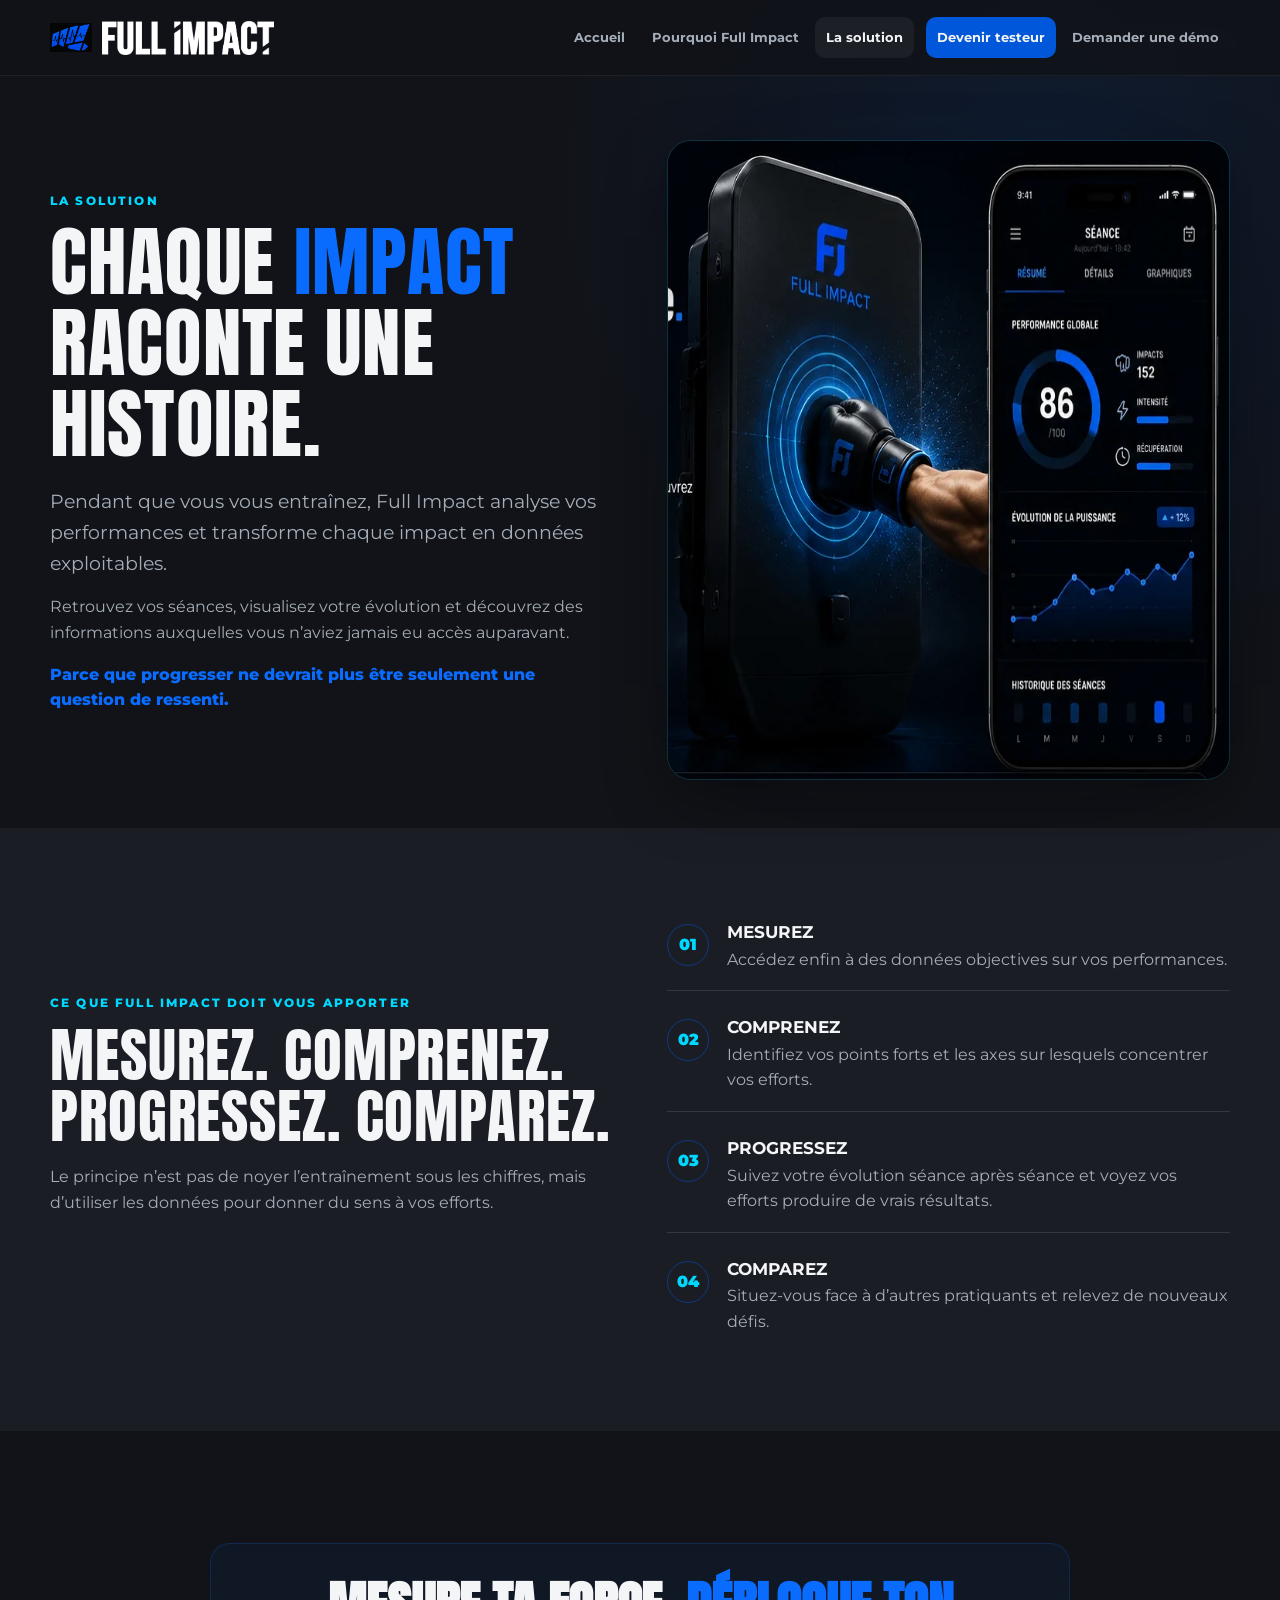
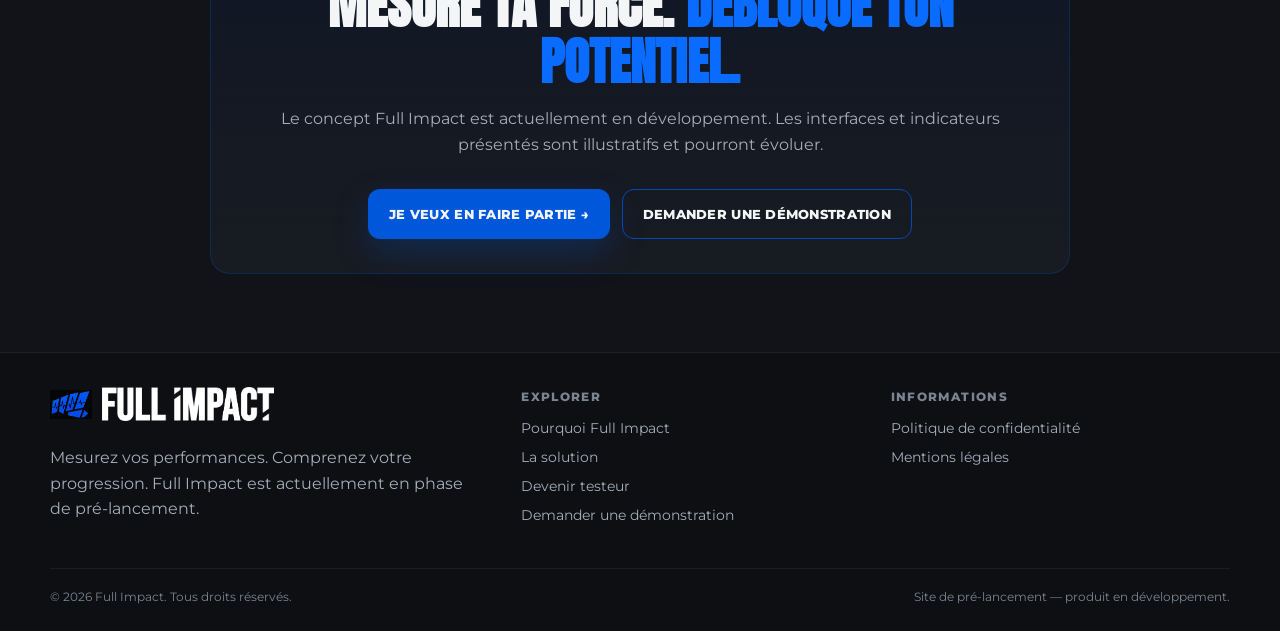
<file: solution.html>
<!doctype html>
<html lang="fr">
<head>
  <meta charset="utf-8">
  <meta name="viewport" content="width=device-width, initial-scale=1">
  <title>La solution Full Impact — Chaque impact raconte une histoire</title>
  <meta name="description" content="Découvrez le concept Full Impact : mesurer, comprendre, suivre et comparer les performances à partir des impacts réalisés pendant l’entraînement.">
  <meta name="theme-color" content="#111318">
  <meta property="og:type" content="website">
  <meta property="og:title" content="La solution Full Impact — Chaque impact raconte une histoire">
  <meta property="og:description" content="Découvrez le concept Full Impact : mesurer, comprendre, suivre et comparer les performances à partir des impacts réalisés pendant l’entraînement.">
  <meta property="og:image" content="/assets/images/og-full-impact.webp">
  <meta name="twitter:card" content="summary_large_image">
  <link rel="icon" type="image/png" href="assets/images/full-impact-mark.png">
  <link rel="preconnect" href="https://fonts.googleapis.com">
  <link rel="preconnect" href="https://fonts.gstatic.com" crossorigin>
  <link href="https://fonts.googleapis.com/css2?family=Anton&family=Montserrat:wght@400;500;600;700;800&display=swap" rel="stylesheet">
  <link rel="stylesheet" href="assets/css/styles.css">
  <script defer src="assets/js/config.js"></script>
<script defer src="assets/js/main.js"></script>
</head>
<body>
  <a class="skip-link" href="#main">Aller au contenu</a>
<header class="site-header">
  <div class="container header-inner">
    <a class="brand" href="index.html" aria-label="Full Impact — Accueil">
      <img class="brand-mark" src="assets/images/full-impact-mark.png" alt="" width="42" height="34">
      <img class="brand-name" src="assets/images/FULL-IMPACT_texte.png" alt="FULL IMPACT" height="34">
    </a>
    <button class="menu-toggle" type="button" data-menu-toggle aria-expanded="false" aria-controls="main-nav" aria-label="Ouvrir le menu">Menu</button>
    <nav class="nav" id="main-nav" data-nav aria-label="Navigation principale">
      <a href="index.html">Accueil</a><a href="probleme.html">Pourquoi Full Impact</a><a href="solution.html" aria-current="page">La solution</a><a href="testeurs.html" class="nav-cta">Devenir testeur</a><a href="demonstration.html">Demander une démo</a>
    </nav>
  </div>
</header>
<main id="main">
  <section class="page-hero compact">
    <div class="container split">
      <div class="split-copy reveal">
        <div class="eyebrow">La solution</div>
        <h1 style="font-size:clamp(3rem,6vw,5.8rem)">Chaque <span class="accent">impact</span> raconte une histoire.</h1>
        <p class="lead">Pendant que vous vous entraînez, Full Impact analyse vos performances et transforme chaque impact en données exploitables.</p>
        <p>Retrouvez vos séances, visualisez votre évolution et découvrez des informations auxquelles vous n’aviez jamais eu accès auparavant.</p>
        <p style="font-weight:800;color:var(--brand-hover)">Parce que progresser ne devrait plus être seulement une question de ressenti.</p>
      </div>
      <div class="product-shot reveal">
        <img src="assets/images/solution-product.webp" alt="Concept Full Impact : bouclier connecté, frappe et application mobile" width="725" height="640" fetchpriority="high">
      </div>
    </div>
  </section>

  <section class="section alt">
    <div class="container split">
      <div class="section-heading reveal">
        <div class="eyebrow">Ce que Full Impact doit vous apporter</div>
        <h2>Mesurez. Comprenez. Progressez. Comparez.</h2>
        <p>Le principe n’est pas de noyer l’entraînement sous les chiffres, mais d’utiliser les données pour donner du sens à vos efforts.</p>
      </div>
      <div class="pillars">
        <div class="pillar reveal"><div class="pillar-icon">01</div><div><h3>MESUREZ</h3><p>Accédez enfin à des données objectives sur vos performances.</p></div></div>
        <div class="pillar reveal"><div class="pillar-icon">02</div><div><h3>COMPRENEZ</h3><p>Identifiez vos points forts et les axes sur lesquels concentrer vos efforts.</p></div></div>
        <div class="pillar reveal"><div class="pillar-icon">03</div><div><h3>PROGRESSEZ</h3><p>Suivez votre évolution séance après séance et voyez vos efforts produire de vrais résultats.</p></div></div>
        <div class="pillar reveal"><div class="pillar-icon">04</div><div><h3>COMPAREZ</h3><p>Situez-vous face à d’autres pratiquants et relevez de nouveaux défis.</p></div></div>
      </div>
    </div>
  </section>

  <section class="section">
    <div class="narrow">
      <div class="quote-panel reveal">
        <strong>Mesure ta force. <span class="accent">Débloque ton potentiel.</span></strong>
        <p>Le concept Full Impact est actuellement en développement. Les interfaces et indicateurs présentés sont illustratifs et pourront évoluer.</p>
        <div class="hero-actions" style="justify-content:center"><a class="button primary" href="testeurs.html">Je veux en faire partie →</a><a class="button secondary" href="demonstration.html">Demander une démonstration</a></div>
      </div>
    </div>
  </section>
</main>
  <footer class="site-footer">
    <div class="container">
      <div class="footer-grid">
        <div class="footer-brand">
          <a class="brand" href="index.html"><img class="brand-mark" src="assets/images/full-impact-mark.png" alt="" width="42" height="34"><img class="brand-name" src="assets/images/FULL-IMPACT_texte.png" alt="FULL IMPACT" height="34"></a>
          <p>Mesurez vos performances. Comprenez votre progression. Full Impact est actuellement en phase de pré-lancement.</p>
        </div>
        <div>
          <div class="footer-title">Explorer</div>
          <div class="footer-links">
            <a href="probleme.html">Pourquoi Full Impact</a>
            <a href="solution.html">La solution</a>
            <a href="testeurs.html">Devenir testeur</a>
            <a href="demonstration.html">Demander une démonstration</a>
          </div>
        </div>
        <div>
          <div class="footer-title">Informations</div>
          <div class="footer-links">
            <a href="confidentialite.html">Politique de confidentialité</a>
            <a href="mentions-legales.html">Mentions légales</a>
          </div>
        </div>
      </div>
      <div class="footer-bottom">
        <span>© <span data-year></span> Full Impact. Tous droits réservés.</span>
        <span>Site de pré-lancement — produit en développement.</span>
      </div>
    </div>
  </footer>
</body>
</html>
</file>
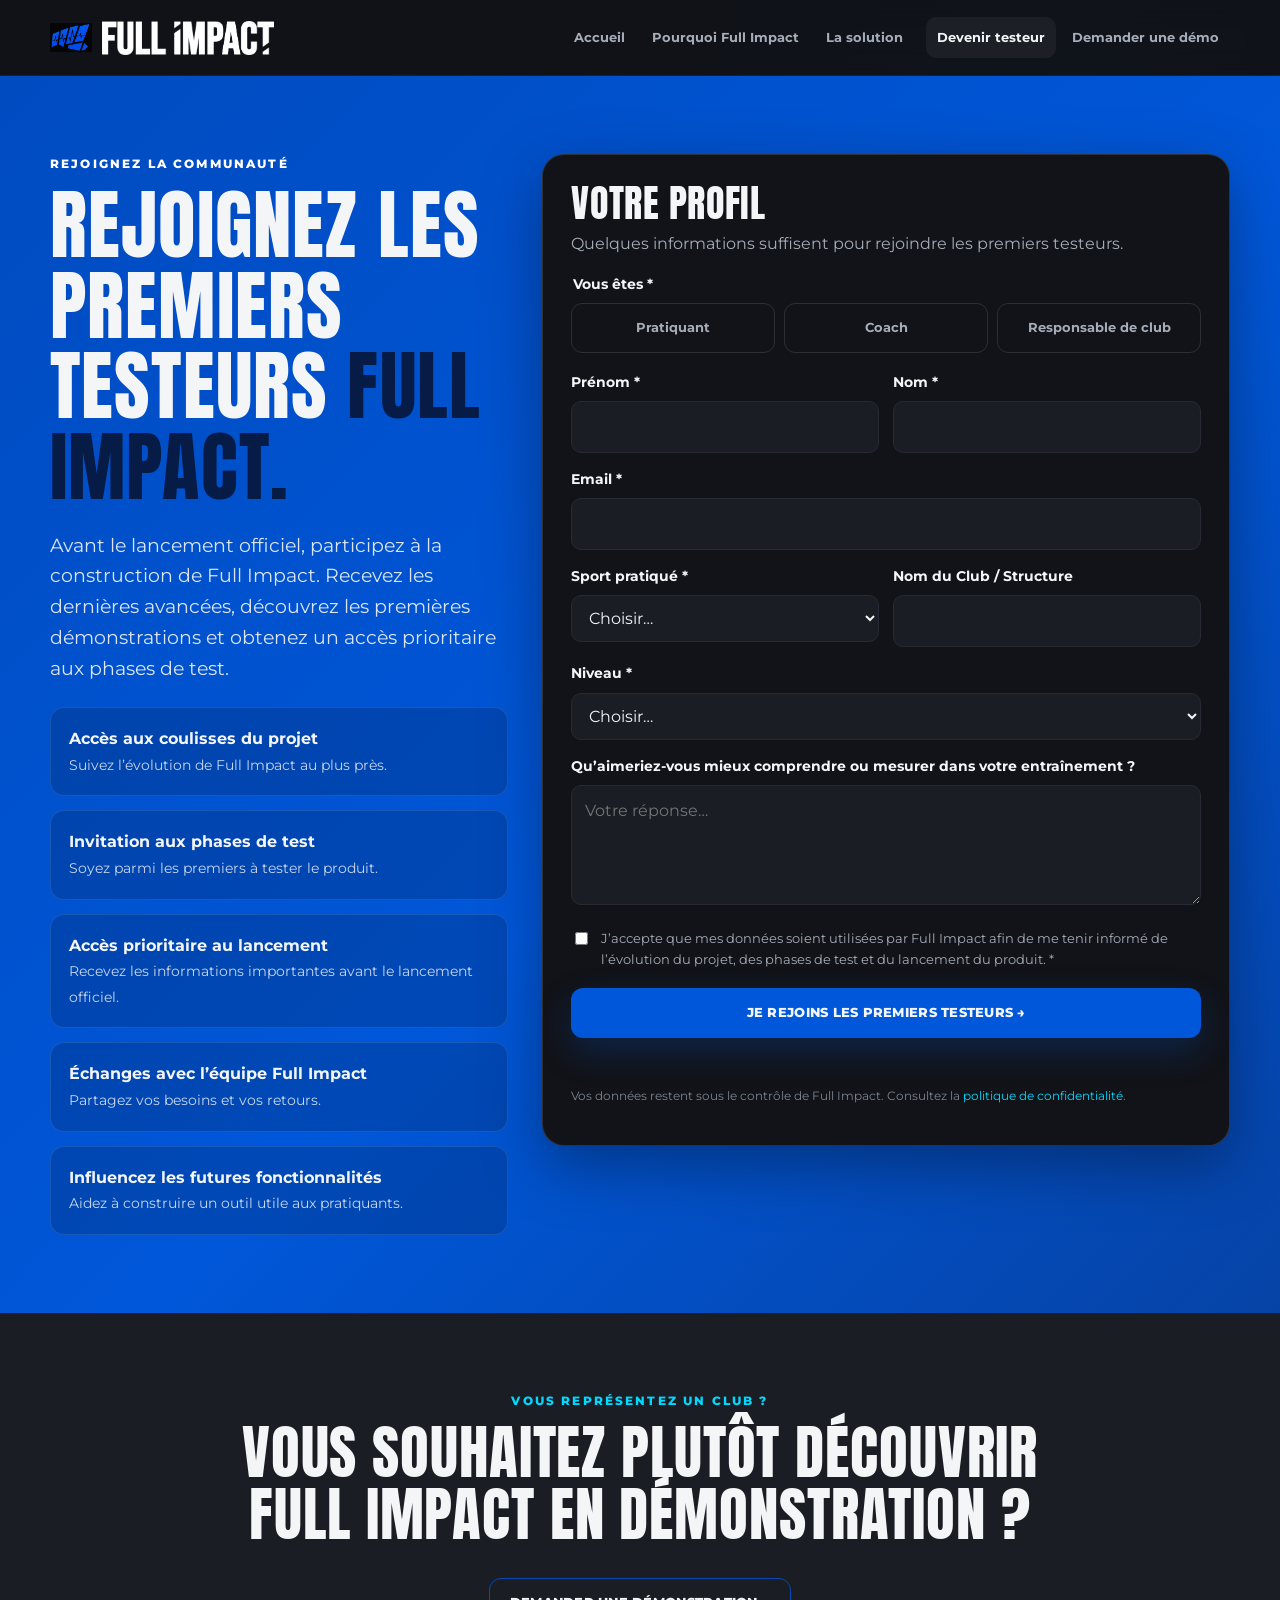
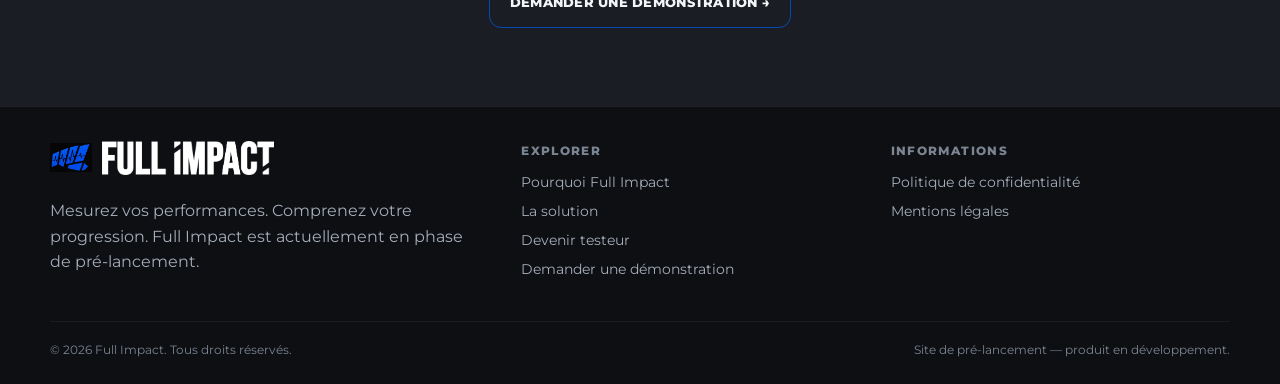
<file: testeurs.html>
<!doctype html>
<html lang="fr">
<head>
  <meta charset="utf-8">
  <meta name="viewport" content="width=device-width, initial-scale=1">
  <title>Rejoignez les premiers testeurs Full Impact</title>
  <meta name="description" content="Rejoignez la communauté Full Impact, accédez aux coulisses du projet et obtenez un accès prioritaire aux futures phases de test.">
  <meta name="theme-color" content="#111318">
  <meta property="og:type" content="website">
  <meta property="og:title" content="Rejoignez les premiers testeurs Full Impact">
  <meta property="og:description" content="Rejoignez la communauté Full Impact, accédez aux coulisses du projet et obtenez un accès prioritaire aux futures phases de test.">
  <meta property="og:image" content="/assets/images/og-full-impact.webp">
  <meta name="twitter:card" content="summary_large_image">
  <link rel="icon" type="image/png" href="assets/images/full-impact-mark.png">
  <link rel="preconnect" href="https://fonts.googleapis.com">
  <link rel="preconnect" href="https://fonts.gstatic.com" crossorigin>
  <link href="https://fonts.googleapis.com/css2?family=Anton&family=Montserrat:wght@400;500;600;700;800&display=swap" rel="stylesheet">
  <link rel="stylesheet" href="assets/css/styles.css">
  <script defer src="assets/js/config.js"></script>
<script defer src="assets/js/main.js"></script>
<script defer src="assets/js/form.js"></script>
</head>
<body>
  <a class="skip-link" href="#main">Aller au contenu</a>
<header class="site-header">
  <div class="container header-inner">
    <a class="brand" href="index.html" aria-label="Full Impact — Accueil">
      <img class="brand-mark" src="assets/images/full-impact-mark.png" alt="" width="42" height="34">
      <img class="brand-name" src="assets/images/FULL-IMPACT_texte.png" alt="FULL IMPACT" height="34">
    </a>
    <button class="menu-toggle" type="button" data-menu-toggle aria-expanded="false" aria-controls="main-nav" aria-label="Ouvrir le menu">Menu</button>
    <nav class="nav" id="main-nav" data-nav aria-label="Navigation principale">
      <a href="index.html">Accueil</a><a href="probleme.html">Pourquoi Full Impact</a><a href="solution.html">La solution</a><a href="testeurs.html" class="nav-cta" aria-current="page">Devenir testeur</a><a href="demonstration.html">Demander une démo</a>
    </nav>
  </div>
</header>
<main id="main">
  <section class="section blue-cut">
    <div class="container form-layout">
      <div class="reveal">
        <div class="eyebrow" style="color:#fff">Rejoignez la communauté</div>
        <h1 style="font-size:clamp(3rem,6vw,5.6rem)">Rejoignez les premiers testeurs <span style="color:#061b45">Full Impact.</span></h1>
        <p class="lead" style="color:rgba(243,245,247,.9)">Avant le lancement officiel, participez à la construction de Full Impact. Recevez les dernières avancées, découvrez les premières démonstrations et obtenez un accès prioritaire aux phases de test.</p>
        <div class="benefit-list">
          <div class="benefit"><strong>Accès aux coulisses du projet</strong><span>Suivez l’évolution de Full Impact au plus près.</span></div>
          <div class="benefit"><strong>Invitation aux phases de test</strong><span>Soyez parmi les premiers à tester le produit.</span></div>
          <div class="benefit"><strong>Accès prioritaire au lancement</strong><span>Recevez les informations importantes avant le lancement officiel.</span></div>
          <div class="benefit"><strong>Échanges avec l’équipe Full Impact</strong><span>Partagez vos besoins et vos retours.</span></div>
          <div class="benefit"><strong>Influencez les futures fonctionnalités</strong><span>Aidez à construire un outil utile aux pratiquants.</span></div>
        </div>
      </div>
      <div class="reveal">
<form class="form-card" data-full-impact-form novalidate>
  <h2>Votre profil</h2>
  <p class="form-intro">Quelques informations suffisent pour rejoindre les premiers testeurs.</p>
  <input type="hidden" name="type_de_demande" value="liste_attente">
  <input type="hidden" name="source_page" value="">
  <input type="hidden" name="utm_source" value="">
  <input type="hidden" name="utm_medium" value="">
  <input type="hidden" name="utm_campaign" value="">
  <div class="honeypot" aria-hidden="true"><label>Ne pas remplir ce champ<input type="text" name="website" tabindex="-1" autocomplete="off"></label></div>

  <fieldset class="fieldset">
    <legend>Vous êtes *</legend>
    <div class="radio-row">
      <label class="radio-card"><input required type="radio" name="profil" value="Pratiquant"><span>Pratiquant</span></label>
      <label class="radio-card"><input required type="radio" name="profil" value="Coach"><span>Coach</span></label>
      <label class="radio-card"><input required type="radio" name="profil" value="Responsable de club"><span>Responsable de club</span></label>
    </div>
  </fieldset>

  <div class="field-grid">
    <div class="field"><label class="field-label" for="prenom-liste_attente">Prénom *</label><input class="input" id="prenom-liste_attente" name="prenom" type="text" autocomplete="given-name" required maxlength="80"></div>
    <div class="field"><label class="field-label" for="nom-liste_attente">Nom *</label><input class="input" id="nom-liste_attente" name="nom" type="text" autocomplete="family-name" required maxlength="80"></div>
  </div>
  <div class="field"><label class="field-label" for="email-liste_attente">Email *</label><input class="input" id="email-liste_attente" name="email" type="email" autocomplete="email" required maxlength="160"></div>
  <div class="field-grid">
    <div class="field">
  <label class="field-label" for="sport-liste_attente">Sport pratiqué *</label>
  <select class="select" id="sport-liste_attente" name="sport" required>
    <option value="">Choisir…</option>
    <option>Boxe</option>
    <option>Boxe Française/Savate</option>
    <option>Karaté</option>
    <option>Kick Boxing</option>
    <option>Kung-Fu</option>
    <option>MMA</option>
    <option>Muay-Thaï</option>
    <option>Taekwondo</option>
    <option>Autres</option>
  </select>
</div>
    <div class="field"><label class="field-label" for="club-liste_attente">Nom du Club / Structure</label><input class="input" id="club-liste_attente" name="club" type="text" maxlength="150"></div>
  </div>
  <div class="field"><label class="field-label" for="niveau-liste_attente">Niveau *</label><select class="select" id="niveau-liste_attente" name="niveau" required><option value="">Choisir…</option><option>Débutant</option><option>Intermédiaire</option><option>Confirmé</option><option>Compétiteur</option><option>Coach</option></select></div>
  <div class="field"><label class="field-label" for="question-liste_attente">Qu’aimeriez-vous mieux comprendre ou mesurer dans votre entraînement ?</label><textarea class="textarea" id="question-liste_attente" name="question" maxlength="1500" placeholder="Votre réponse…"></textarea></div>
  <label class="checkbox"><input type="checkbox" name="consentement" value="oui" required><span>J’accepte que mes données soient utilisées par Full Impact afin de me tenir informé de l’évolution du projet, des phases de test et du lancement du produit. *</span></label>
  <div style="margin-top:18px"><button class="button primary full" type="submit">Je rejoins les premiers testeurs →</button></div>
  <div class="form-status" data-form-status role="status" aria-live="polite"></div>
  <p class="form-note">Vos données restent sous le contrôle de Full Impact. Consultez la <a href="confidentialite.html" style="color:var(--cyan)">politique de confidentialité</a>.</p>
  <noscript><p class="form-status error">JavaScript est nécessaire pour envoyer ce formulaire.</p></noscript>
</form>
</div>
    </div>
  </section>
  <section class="section alt"><div class="narrow" style="text-align:center"><div class="eyebrow">Vous représentez un club ?</div><h2>Vous souhaitez plutôt découvrir Full Impact en démonstration ?</h2><div class="hero-actions" style="justify-content:center"><a class="button secondary" href="demonstration.html">Demander une démonstration →</a></div></div></section>
</main>
  <footer class="site-footer">
    <div class="container">
      <div class="footer-grid">
        <div class="footer-brand">
          <a class="brand" href="index.html"><img class="brand-mark" src="assets/images/full-impact-mark.png" alt="" width="42" height="34"><img class="brand-name" src="assets/images/FULL-IMPACT_texte.png" alt="FULL IMPACT" height="34"></a>
          <p>Mesurez vos performances. Comprenez votre progression. Full Impact est actuellement en phase de pré-lancement.</p>
        </div>
        <div>
          <div class="footer-title">Explorer</div>
          <div class="footer-links">
            <a href="probleme.html">Pourquoi Full Impact</a>
            <a href="solution.html">La solution</a>
            <a href="testeurs.html">Devenir testeur</a>
            <a href="demonstration.html">Demander une démonstration</a>
          </div>
        </div>
        <div>
          <div class="footer-title">Informations</div>
          <div class="footer-links">
            <a href="confidentialite.html">Politique de confidentialité</a>
            <a href="mentions-legales.html">Mentions légales</a>
          </div>
        </div>
      </div>
      <div class="footer-bottom">
        <span>© <span data-year></span> Full Impact. Tous droits réservés.</span>
        <span>Site de pré-lancement — produit en développement.</span>
      </div>
    </div>
  </footer>
</body>
</html>
</file>
<file: assets/css/styles.css>
:root {
  --bg: #111318;
  --bg-2: #1A1D24;
  --bg-3: #252A34;
  --text: #F3F5F7;
  --muted: #A5ADB8;
  --faint: #7B8591;
  --brand: #0057D9;
  --brand-hover: #0A6CFF;
  --cyan: #00D9FF;
  --success: #00C875;
  --warning: #FF9F1C;
  --danger: #FF4D4F;
  --border: rgba(165, 173, 184, .18);
  --shadow: 0 20px 60px rgba(0, 0, 0, .34);
  --radius: 22px;
  --radius-sm: 14px;
  --max: 1180px;
  --header-h: 76px;
}

* { box-sizing: border-box; }
html { scroll-behavior: smooth; }
body {
  margin: 0;
  min-width: 320px;
  background:
    radial-gradient(circle at 82% 8%, rgba(0, 87, 217, .12), transparent 32rem),
    var(--bg);
  color: var(--text);
  font-family: 'Montserrat', Arial, sans-serif;
  line-height: 1.6;
  text-rendering: optimizeLegibility;
}
img { max-width: 100%; display: block; }
a { color: inherit; text-decoration: none; }
button, input, textarea, select { font: inherit; }
button, a { -webkit-tap-highlight-color: transparent; }

.skip-link {
  position: fixed; left: 16px; top: -80px; z-index: 9999;
  background: var(--text); color: var(--bg); padding: 10px 14px; border-radius: 8px;
}
.skip-link:focus { top: 12px; }

.container { width: min(calc(100% - 40px), var(--max)); margin-inline: auto; }
.narrow { width: min(calc(100% - 40px), 860px); margin-inline: auto; }

.site-header {
  position: sticky; top: 0; z-index: 1000;
  height: var(--header-h);
  background: rgba(17, 19, 24, .88);
  backdrop-filter: blur(14px);
  border-bottom: 1px solid rgba(255,255,255,.06);
}
.header-inner { height: 100%; display: flex; align-items: center; justify-content: space-between; gap: 24px; }
.brand { display: inline-flex; align-items: center; gap: 10px; min-width: max-content; }
.brand-mark { width: 42px; height: 34px; object-fit: contain; }
.brand-name { font-family: 'Anton', Impact, sans-serif; letter-spacing: .055em; font-size: 1.15rem; }

.nav { display: flex; align-items: center; gap: 5px; }
.nav a { color: var(--muted); font-size: .82rem; font-weight: 700; padding: 10px 11px; border-radius: 10px; }
.nav a:hover, .nav a:focus-visible, .nav a[aria-current="page"] { color: var(--text); background: rgba(255,255,255,.055); }
.nav .nav-cta { color: var(--text); background: var(--brand); margin-left: 7px; }
.nav .nav-cta:hover, .nav .nav-cta:focus-visible { background: var(--brand-hover); }
.menu-toggle { display: none; border: 1px solid var(--border); background: var(--bg-2); color: var(--text); border-radius: 10px; padding: 8px 10px; }

main { overflow: hidden; }
.page-hero { padding: 82px 0 68px; position: relative; }
.page-hero.compact { padding: 64px 0 48px; }
.eyebrow { color: var(--cyan); text-transform: uppercase; font-size: .75rem; font-weight: 800; letter-spacing: .18em; margin-bottom: 12px; }
h1, h2, h3 { margin: 0; line-height: 1.05; }
h1, h2 { font-family: 'Anton', Impact, sans-serif; font-weight: 400; text-transform: uppercase; letter-spacing: .015em; }
h1 { font-size: clamp(3rem, 7vw, 6.7rem); max-width: 980px; }
h2 { font-size: clamp(2.35rem, 4.6vw, 4.6rem); }
h3 { font-size: 1.05rem; }
.accent { color: var(--brand-hover); }
.lead { color: var(--muted); font-size: clamp(1rem, 1.5vw, 1.22rem); max-width: 760px; margin: 22px 0 0; }

.hero-grid { display: grid; grid-template-columns: 1.05fr .95fr; align-items: center; gap: 54px; }
.hero-copy h1 { font-size: clamp(3.1rem, 6vw, 6.1rem); }
.hero-actions { display: flex; flex-wrap: wrap; gap: 12px; margin-top: 32px; }
.button {
  display: inline-flex; align-items: center; justify-content: center; gap: 10px;
  min-height: 50px; padding: 0 20px; border-radius: 12px; border: 1px solid transparent;
  font-weight: 800; font-size: .84rem; text-transform: uppercase; letter-spacing: .02em;
  transition: transform .18s ease, background .18s ease, border-color .18s ease, box-shadow .18s ease;
  cursor: pointer;
}
.button:hover { transform: translateY(-2px); }
.button.primary { background: var(--brand); color: var(--text); box-shadow: 0 14px 34px rgba(0,87,217,.25); }
.button.primary:hover { background: var(--brand-hover); }
.button.secondary { color: var(--text); background: transparent; border-color: rgba(0,87,217,.78); }
.button.secondary:hover { background: rgba(0,87,217,.12); }
.button.full { width: 100%; }

.hero-visual { position: relative; }
.hero-visual::before {
  content: ''; position: absolute; inset: 13% 7% 10%; background: var(--brand); filter: blur(70px); opacity: .18; border-radius: 50%;
}
.media-frame { position: relative; border: 1px solid rgba(0,217,255,.16); border-radius: 28px; overflow: hidden; box-shadow: var(--shadow); background: #090b0f; }
.media-frame img { width: 100%; aspect-ratio: 16 / 10; object-fit: cover; }
.media-frame::after { content:''; position:absolute; inset:0; background: linear-gradient(180deg, transparent 62%, rgba(7,8,11,.48)); pointer-events:none; }
.data-ring { position: absolute; width: 88px; height: 88px; border-radius: 50%; border: 1px solid rgba(0,217,255,.55); right: -16px; bottom: -18px; box-shadow: 0 0 0 13px rgba(0,87,217,.08), 0 0 0 27px rgba(0,87,217,.04); }

.stat-strip { display: grid; grid-template-columns: repeat(4,1fr); margin-top: 38px; border: 1px solid var(--border); border-radius: 18px; overflow: hidden; background: rgba(26,29,36,.72); }
.stat { padding: 18px; border-right: 1px solid var(--border); }
.stat:last-child { border-right: 0; }
.stat strong { display: block; color: var(--text); font-size: .92rem; }
.stat span { color: var(--faint); font-size: .78rem; }

.section { padding: 78px 0; }
.section.alt { background: var(--bg-2); }
.section.blue-cut { background: linear-gradient(135deg, #004bc0, #0057D9 55%, #0643a6); }
.section-heading { max-width: 860px; margin-bottom: 34px; }
.section-heading p { color: var(--muted); max-width: 700px; }

.card-grid { display: grid; grid-template-columns: repeat(3, 1fr); gap: 16px; }
.card { background: rgba(26,29,36,.72); border: 1px solid var(--border); border-radius: var(--radius); padding: 26px; }
.card .icon { width: 42px; height: 42px; border-radius: 12px; display:grid; place-items:center; background: rgba(0,87,217,.14); color: var(--cyan); margin-bottom: 18px; font-weight: 900; }
.card p { color: var(--muted); margin-bottom: 0; }
.card-link { transition: border-color .18s ease, transform .18s ease, background .18s ease; }
.card-link:hover { transform: translateY(-4px); border-color: rgba(0,87,217,.55); background: rgba(37,42,52,.76); }

.split { display: grid; grid-template-columns: 1fr 1fr; gap: 54px; align-items: center; }
.split-copy p { color: var(--muted); }
.check-list { list-style: none; padding: 0; margin: 24px 0 0; display: grid; gap: 12px; }
.check-list li { position: relative; padding-left: 30px; color: var(--text); }
.check-list li::before { content: '✓'; color: var(--cyan); font-weight: 900; position: absolute; left: 0; }

.question-grid { display: grid; grid-template-columns: repeat(4,1fr); gap: 12px; }
.question { min-height: 150px; display: flex; flex-direction: column; justify-content: center; text-align: center; background: linear-gradient(180deg, #151b24, #10141b); border: 1px solid rgba(0,87,217,.18); border-radius: 16px; padding: 18px; }
.question .q { width: 40px; height: 40px; border: 2px solid var(--brand-hover); color: var(--brand-hover); border-radius: 50%; display:grid; place-items:center; margin: 0 auto 14px; font-weight: 800; }
.question p { margin: 0; font-weight: 600; }

.quote-panel { margin-top: 34px; padding: 34px; border: 1px solid rgba(0,87,217,.26); border-radius: 20px; text-align: center; background: linear-gradient(180deg, rgba(0,87,217,.07), rgba(26,29,36,.82)); }
.quote-panel strong { font-family: 'Anton', Impact, sans-serif; display:block; font-size: clamp(2rem, 4vw, 3.5rem); line-height: 1.1; text-transform: uppercase; }
.quote-panel p { color: var(--muted); margin-bottom: 0; }

.product-shot { position: relative; }
.product-shot img { width: 100%; border-radius: 24px; box-shadow: var(--shadow); border: 1px solid rgba(0,217,255,.15); }
.product-shot::after { content:''; position:absolute; inset: 15% 18%; background: rgba(0,87,217,.18); filter: blur(70px); z-index:-1; }

.pillars { display: grid; gap: 10px; }
.pillar { display: grid; grid-template-columns: 44px 1fr; gap: 16px; padding: 18px 0; border-bottom: 1px solid var(--border); }
.pillar:last-child { border-bottom: 0; }
.pillar-icon { width: 42px; height: 42px; border-radius: 50%; border: 1px solid rgba(0,87,217,.5); display:grid; place-items:center; color: var(--cyan); font-weight: 900; }
.pillar p { margin: 5px 0 0; color: var(--muted); }

.form-layout { display: grid; grid-template-columns: .8fr 1.2fr; gap: 34px; align-items: start; }
.benefit-list { display: grid; gap: 14px; margin-top: 24px; }
.benefit { padding: 18px; border-radius: 14px; border: 1px solid rgba(255,255,255,.1); background: rgba(4,26,70,.23); }
.benefit strong { display: block; }
.benefit span { color: rgba(243,245,247,.82); font-size: .9rem; }

.form-card { background: var(--bg); color: var(--text); border: 1px solid rgba(255,255,255,.13); border-radius: var(--radius); padding: 28px; box-shadow: var(--shadow); }
.form-card h2 { font-size: clamp(2rem,3vw,3rem); margin-bottom: 8px; }
.form-intro { color: var(--muted); margin-top: 0; }
.fieldset { border: 0; padding: 0; margin: 0 0 18px; }
.fieldset legend, .field-label { display: block; color: var(--text); font-weight: 700; font-size: .88rem; margin-bottom: 8px; }
.radio-row { display: grid; grid-template-columns: repeat(3,1fr); gap: 9px; }
.radio-card input { position: absolute; opacity: 0; pointer-events: none; }
.radio-card span { display:block; padding: 13px 10px; text-align:center; border: 1px solid var(--border); border-radius: 11px; color: var(--muted); cursor: pointer; font-size: .83rem; font-weight: 700; }
.radio-card input:checked + span { border-color: var(--brand); background: rgba(0,87,217,.13); color: var(--text); }
.field-grid { display: grid; grid-template-columns: 1fr 1fr; gap: 14px; }
.field { margin-bottom: 15px; }
.input, .select, .textarea { width: 100%; border: 1px solid var(--bg-3); background: var(--bg-2); color: var(--text); border-radius: 10px; padding: 12px 13px; outline: none; }
.input:focus, .select:focus, .textarea:focus { border-color: var(--brand); box-shadow: 0 0 0 3px rgba(0,87,217,.12); }
.textarea { min-height: 120px; resize: vertical; }
.checkbox { display:flex; align-items:flex-start; gap:10px; color: var(--muted); font-size: .82rem; }
.checkbox input { margin-top: 4px; accent-color: var(--brand); }
.form-status { min-height: 24px; margin: 12px 0 0; font-size: .86rem; }
.form-status.success { color: var(--success); }
.form-status.error { color: var(--danger); }
.form-note { color: var(--faint); font-size: .76rem; margin-top: 12px; }
.honeypot { position: absolute !important; left: -9999px !important; width: 1px !important; height: 1px !important; overflow: hidden !important; }

.legal { padding: 66px 0 90px; }
.legal h1 { font-size: clamp(2.7rem, 5vw, 4.7rem); }
.legal h2 { font-size: 1.6rem; margin-top: 38px; }
.legal p, .legal li { color: var(--muted); }
.placeholder { display:inline-block; color: var(--warning); background: rgba(255,159,28,.08); border:1px solid rgba(255,159,28,.24); border-radius:6px; padding:1px 6px; }

.site-footer { border-top: 1px solid rgba(255,255,255,.07); padding: 34px 0 24px; background: #0d0f13; }
.footer-grid { display: grid; grid-template-columns: 1.3fr 1fr 1fr; gap: 30px; }
.footer-brand p { color: var(--muted); max-width: 420px; }
.footer-title { font-size: .78rem; letter-spacing: .11em; text-transform: uppercase; color: var(--faint); font-weight: 800; }
.footer-links { display:grid; gap: 7px; margin-top: 10px; }
.footer-links a { color: var(--muted); font-size: .86rem; }
.footer-links a:hover { color: var(--text); }
.footer-bottom { margin-top: 30px; padding-top: 18px; border-top: 1px solid rgba(255,255,255,.06); color: var(--faint); font-size: .77rem; display:flex; justify-content:space-between; gap:12px; flex-wrap: wrap; }

.reveal { opacity: 0; transform: translateY(14px); transition: opacity .6s ease, transform .6s ease; }
.reveal.is-visible { opacity: 1; transform: none; }

.error-page { min-height: calc(100vh - var(--header-h)); display:grid; place-items:center; text-align:center; padding:60px 20px; }
.error-code { font-family:'Anton',Impact,sans-serif; font-size:clamp(6rem,20vw,13rem); color:var(--brand); line-height:.9; }

@media (max-width: 980px) {
  .nav { position: fixed; left: 18px; right: 18px; top: calc(var(--header-h) + 10px); display:none; flex-direction:column; align-items:stretch; padding:14px; background:rgba(17,19,24,.98); border:1px solid var(--border); border-radius:16px; box-shadow:var(--shadow); }
  .nav.is-open { display:flex; }
  .nav a { padding:12px; }
  .nav .nav-cta { margin-left:0; text-align:center; }
  .menu-toggle { display:inline-flex; }
  .hero-grid, .split, .form-layout { grid-template-columns:1fr; }
  .hero-copy { order:1; }
  .hero-visual { order:2; max-width:760px; }
  .card-grid { grid-template-columns:1fr 1fr; }
  .question-grid { grid-template-columns:1fr 1fr; }
  .stat-strip { grid-template-columns:1fr 1fr; }
  .stat:nth-child(2) { border-right:0; }
  .stat:nth-child(-n+2) { border-bottom:1px solid var(--border); }
}

@media (max-width: 650px) {
  .container, .narrow { width:min(calc(100% - 28px), var(--max)); }
  .site-header { height:68px; }
  :root { --header-h:68px; }
  .brand-name { font-size:1rem; }
  .brand-mark { width:36px; height:30px; }
  .page-hero { padding:56px 0 46px; }
  h1 { font-size:clamp(2.75rem,14vw,4.2rem); }
  h2 { font-size:clamp(2.15rem,11vw,3.4rem); }
  .hero-copy h1 { font-size:clamp(2.8rem,13vw,4.4rem); }
  .hero-actions { flex-direction:column; }
  .hero-actions .button { width:100%; }
  .card-grid, .question-grid, .field-grid, .radio-row, .footer-grid { grid-template-columns:1fr; }
  .question { min-height:125px; }
  .form-card { padding:20px; }
  .section { padding:58px 0; }
  .stat-strip { grid-template-columns:1fr; }
  .stat { border-right:0; border-bottom:1px solid var(--border); }
  .stat:last-child { border-bottom:0; }
  .footer-bottom { flex-direction:column; }
}

@media (prefers-reduced-motion: reduce) {
  html { scroll-behavior:auto; }
  *, *::before, *::after { animation-duration:.01ms !important; animation-iteration-count:1 !important; transition-duration:.01ms !important; }
  .reveal { opacity:1; transform:none; }
}
</file>
